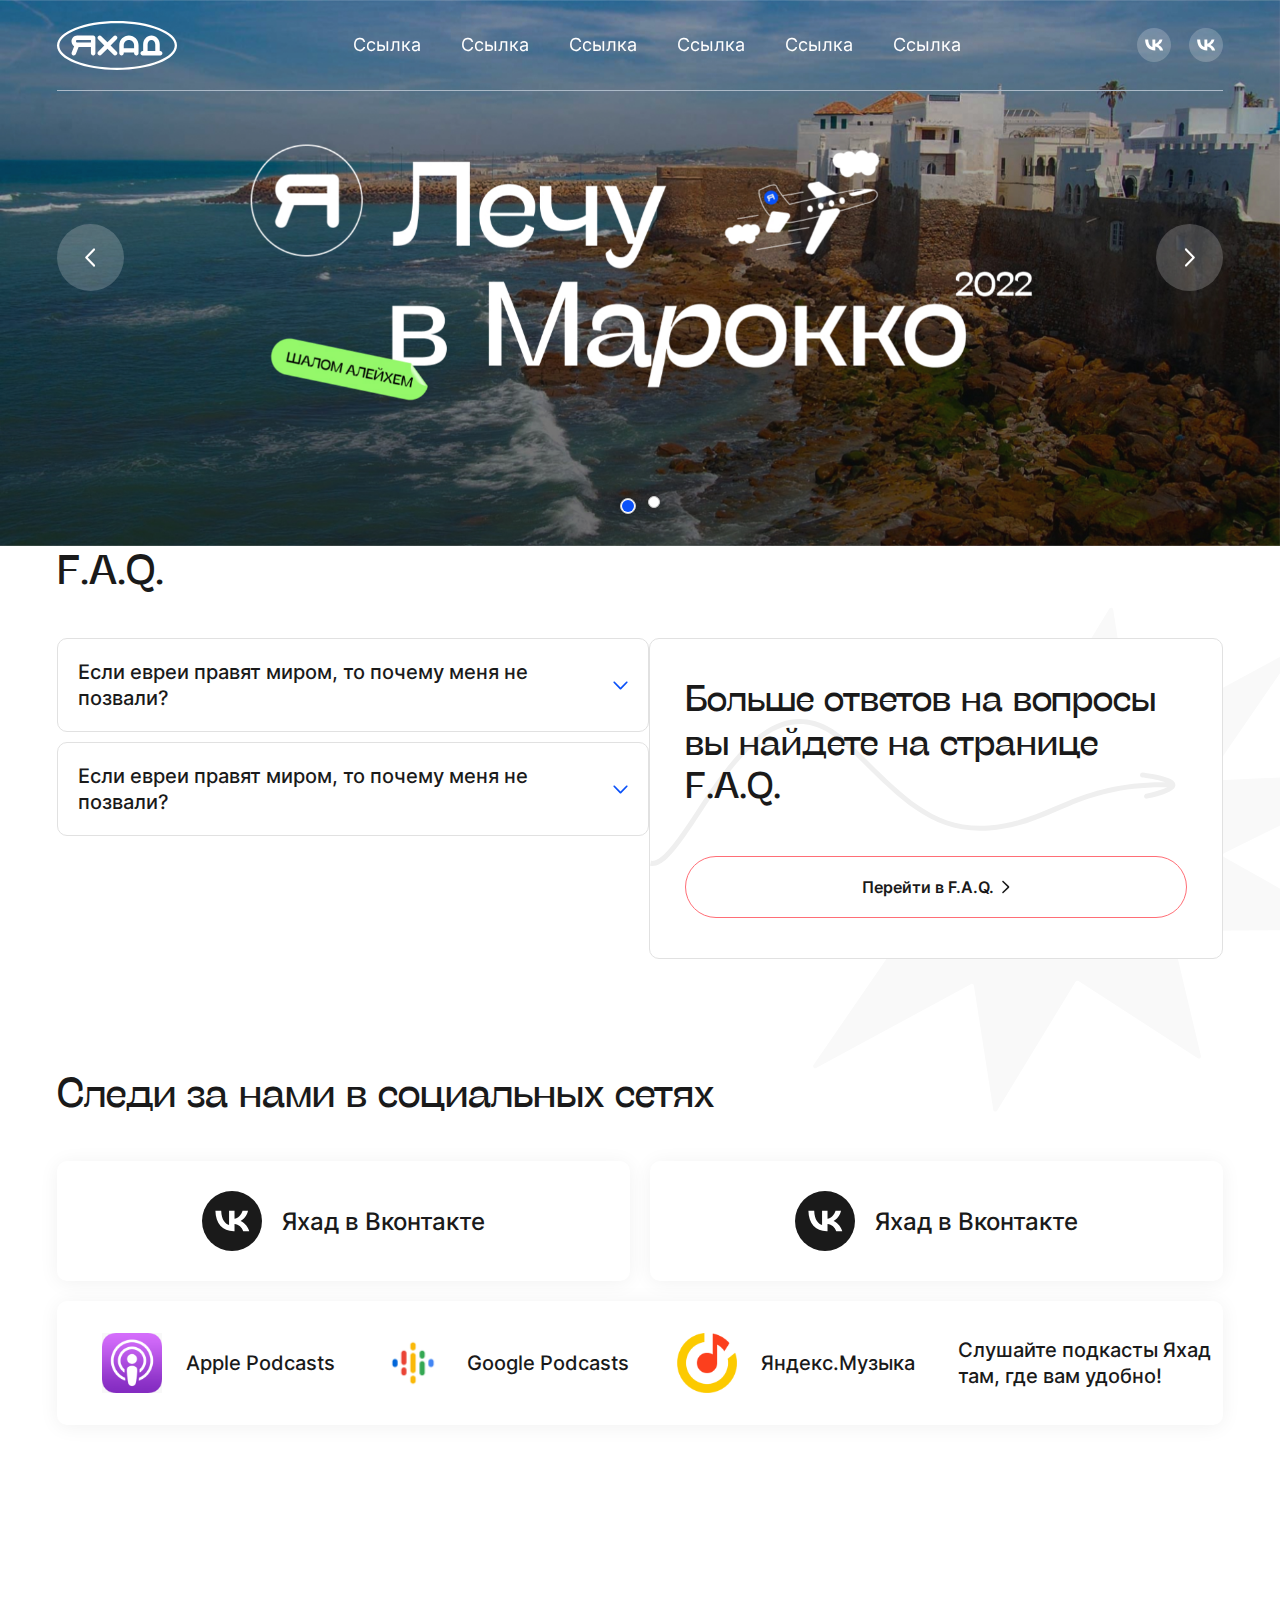
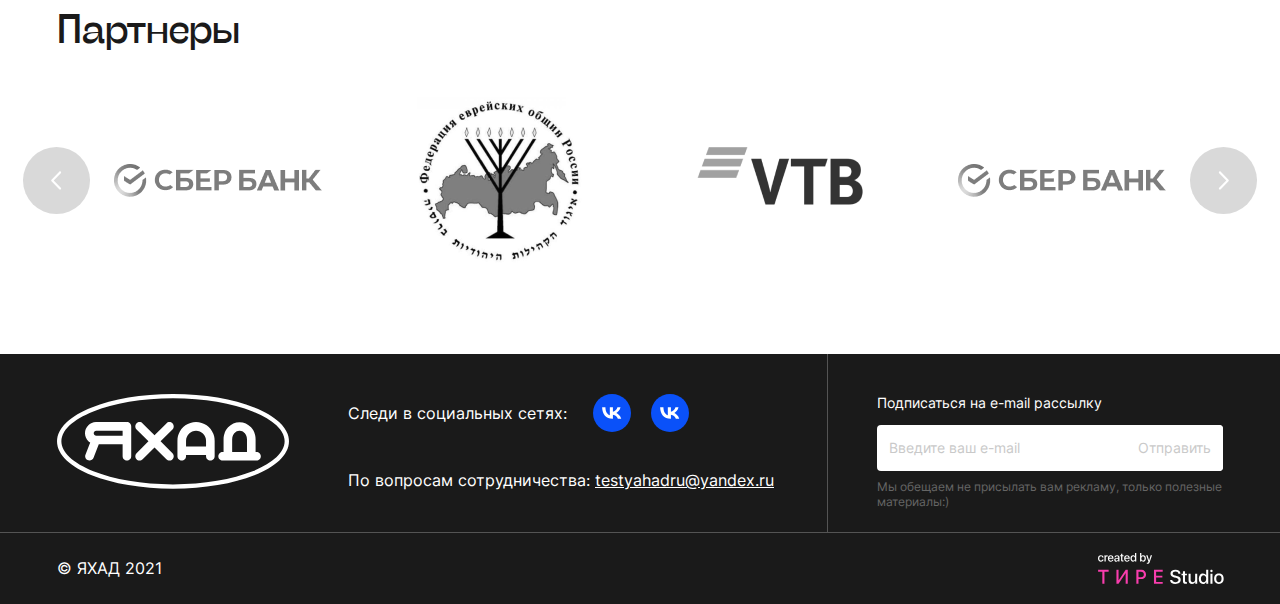
<file: index.html>
<meta name="viewport" content="width=device-width, initial-scale=1.0, maximum-scale=1.0, user-scalable=no"><!DOCTYPE html><html lang="en"><head><meta charset="utf-8"><title>Главная</title><meta name="description" content="Главная"><link href="app.be1a43619b18ce8994b1.css" rel="stylesheet"></head><body class="index-page"><header><div class="container"><div class="border-header"></div><a class="logo" href="#"><svg width="120" height="49" viewBox="0 0 120 49" fill="none" xmlns="http://www.w3.org/2000/svg"><path fill-rule="evenodd" clip-rule="evenodd" d="M79.3202 34.4559C78.7302 34.4559 78.1644 34.2223 77.7472 33.8065C77.33 33.3908 77.0956 32.8269 77.0956 32.2389V31.6098H66.7467V32.2389C66.7467 32.8269 66.5123 33.3908 66.0951 33.8065C65.6779 34.2223 65.112 34.4559 64.522 34.4559C63.932 34.4559 63.3662 34.2223 62.949 33.8065C62.5318 33.3908 62.2974 32.8269 62.2974 32.2389V24.1333C62.2974 18.8455 66.6147 14.5431 71.9214 14.5431C77.228 14.5431 81.547 18.846 81.547 24.1333V32.2389C81.547 32.5302 81.4893 32.8187 81.3774 33.0878C81.2655 33.3569 81.1014 33.6014 80.8946 33.8073C80.6878 34.0132 80.4424 34.1764 80.1722 34.2877C79.9021 34.399 79.6126 34.4561 79.3202 34.4559ZM77.0956 24.1333V27.176H66.7467V24.1333C66.7604 22.7747 67.3116 21.4763 68.2805 20.5204C69.2494 19.5645 70.5577 19.0283 71.9211 19.0283C73.2845 19.0283 74.5929 19.5645 75.5618 20.5204C76.5307 21.4763 77.0819 22.7747 77.0956 24.1333Z" fill="#0A51F9"></path><path d="M41.4891 34.0836C41.8547 34.3265 42.2844 34.4561 42.7238 34.4559C43.0173 34.4563 43.308 34.3987 43.579 34.2863C43.85 34.174 44.0959 34.0091 44.3025 33.8012L50.4378 27.6457L56.573 33.8012C56.7796 34.0091 57.0255 34.174 57.2965 34.2863C57.5675 34.3987 57.8582 34.4563 58.1517 34.4559C58.591 34.4558 59.0205 34.3262 59.386 34.0832C59.7515 33.8403 60.0366 33.4949 60.2054 33.0907C60.3742 32.6865 60.4191 32.2415 60.3345 31.8119C60.2499 31.3823 60.0395 30.9873 59.7299 30.6766L53.5733 24.4997L59.7299 18.3228C60.1457 17.9057 60.3781 17.341 60.3761 16.753C60.3741 16.165 60.1378 15.6019 59.7191 15.1876C59.3005 14.7732 58.7339 14.5416 58.1439 14.5436C57.5538 14.5456 56.9888 14.7811 56.573 15.1983L50.4378 21.3538L44.3025 15.1983C43.8867 14.7811 43.3217 14.5456 42.7317 14.5436C42.1416 14.5416 41.575 14.7732 41.1564 15.1876C40.7377 15.6019 40.5014 16.165 40.4994 16.753C40.4974 17.341 40.7298 17.9057 41.1456 18.3228L47.3022 24.4997L41.1456 30.6766C40.8358 30.9872 40.6252 31.3822 40.5404 31.8119C40.4556 32.2416 40.5005 32.6867 40.6693 33.091C40.8382 33.4953 41.1234 33.8407 41.4891 34.0836Z" fill="#0A51F9"></path><path fill-rule="evenodd" clip-rule="evenodd" d="M21.6055 26.0237H33.9368V32.2389C33.9368 32.8269 34.1712 33.3908 34.5884 33.8065C35.0056 34.2223 35.5714 34.4559 36.1614 34.4559C36.4536 34.4559 36.7429 34.3986 37.0128 34.2873C37.2828 34.1759 37.528 34.0126 37.7346 33.8067C37.9412 33.6008 38.1051 33.3564 38.2168 33.0874C38.3286 32.8184 38.3861 32.5301 38.386 32.2389V16.7606C38.386 16.1726 38.1517 15.6087 37.7345 15.1929C37.3173 14.7772 36.7514 14.5436 36.1614 14.5436C36.1056 14.5436 36.0501 14.5457 35.9948 14.5498C35.9469 14.5467 35.8988 14.5452 35.8505 14.5452H20.2985C20.2483 14.5478 20.1986 14.5478 20.1499 14.5478C18.6228 14.5692 17.1668 15.1942 16.1022 16.2854C15.0375 17.3766 14.4515 18.8445 14.4729 20.3663C14.4944 21.8881 15.1216 23.3391 16.2165 24.4001C16.5101 24.6845 16.8308 24.9346 17.1724 25.148L14.7098 31.4314C14.5782 31.7675 14.5308 32.1305 14.5718 32.489C14.6128 32.8474 14.7408 33.1905 14.9448 33.4885C15.1488 33.7865 15.4227 34.0304 15.7426 34.1992C16.0626 34.3679 16.419 34.4564 16.781 34.4569C17.2289 34.4569 17.6663 34.3222 18.0361 34.0705C18.406 33.8188 18.691 33.4617 18.8538 33.0459L21.6055 26.0237ZM20.3153 21.5909H33.9368V18.979H20.2787C19.9311 18.9839 19.5997 19.1261 19.3574 19.3744C19.1151 19.6228 18.9817 19.9569 18.9865 20.3032C18.9914 20.6496 19.1341 20.9798 19.3833 21.2213C19.6325 21.4628 19.9677 21.5957 20.3153 21.5909Z" fill="#0A51F9"></path><path fill-rule="evenodd" clip-rule="evenodd" d="M85.6654 34.4559H103.217C103.807 34.4559 104.373 34.2223 104.79 33.8065C105.208 33.3908 105.442 32.8269 105.442 32.2389C105.442 31.651 105.208 31.0871 104.79 30.6713C104.373 30.2556 103.807 30.022 103.217 30.022H102.728V23.3968C102.728 21.0807 101.89 18.8951 100.368 17.2415C98.7964 15.5337 96.6922 14.5947 94.4424 14.5947C92.1927 14.5947 90.0874 15.5347 88.5171 17.2415C86.9939 18.8961 86.1564 21.0817 86.1564 23.3968V30.022H85.6654C85.0754 30.022 84.5095 30.2556 84.0923 30.6713C83.6751 31.0871 83.4408 31.651 83.4408 32.2389C83.4408 32.8269 83.6751 33.3908 84.0923 33.8065C84.5095 34.2223 85.0754 34.4559 85.6654 34.4559ZM90.6056 30.022H98.2787V23.3968C98.2787 20.9889 96.5577 19.0296 94.4424 19.0296C92.3272 19.0296 90.6056 20.9889 90.6056 23.3968V30.022Z" fill="#0A51F9"></path><path fill-rule="evenodd" clip-rule="evenodd" d="M60 0C43.6362 0 28.7697 2.63176 17.9528 6.92707C12.5475 9.07345 8.09752 11.6572 4.98035 14.5837C1.86099 17.5123 0 20.8627 0 24.5C0 28.1373 1.86099 31.4877 4.98035 34.4163C8.09752 37.3428 12.5475 39.9265 17.9528 42.0729C28.7697 46.3682 43.6362 49 60 49C76.3638 49 91.2302 46.3682 102.047 42.0729C107.453 39.9265 111.902 37.3428 115.02 34.4163C118.139 31.4877 120 28.1373 120 24.5C120 20.8627 118.139 17.5123 115.02 14.5837C111.902 11.6572 107.453 9.07345 102.047 6.92707C91.2302 2.63176 76.3638 0 60 0ZM2.2508 24.5C2.2508 21.6815 3.68469 18.8817 6.52376 16.2164C9.36503 13.5489 13.537 11.095 18.7859 9.01075C29.2774 4.84471 43.8483 2.24302 60 2.24302C76.1517 2.24302 90.7226 4.84471 101.214 9.01075C106.463 11.095 110.635 13.5489 113.476 16.2164C116.315 18.8817 117.749 21.6815 117.749 24.5C117.749 27.3185 116.315 30.1183 113.476 32.7837C110.635 35.4511 106.463 37.905 101.214 39.9892C90.7226 44.1553 76.1517 46.757 60 46.757C43.8483 46.757 29.2774 44.1553 18.7859 39.9892C13.537 37.905 9.36503 35.4511 6.52376 32.7837C3.68469 30.1183 2.2508 27.3185 2.2508 24.5Z" fill="#0A51F9"></path></svg></a><div class="menu"><div class="burger"><svg width="42" height="37" viewBox="0 0 42 37" fill="none" xmlns="http://www.w3.org/2000/svg"><rect y="17" width="42" height="3" rx="1.5" fill="#0A51F9"></rect><rect width="42" height="3" rx="1.5" fill="#0A51F9"></rect><rect y="34" width="42" height="3" rx="1.5" fill="#0A51F9"></rect></svg><!--svg(width="32" height="32" viewBox="0 0 32 32" fill="none" xmlns="http://www.w3.org/2000/svg")--><!--  rect(x="0.121094" y="29.6985" width="42" height="3" rx="1.5" transform="rotate(-45 0.121094 29.6985)" fill="#0A51F9")--><!--  rect(x="2.12109" width="42" height="3" rx="1.5" transform="rotate(45 2.12109 0)" fill="#0A51F9")--></div><div class="menu-popup"><nav><ul><li><a href="#">Ссылка</a></li><li><a href="#">Ссылка</a></li><li><a href="#">Ссылка</a></li><li><a href="#">Ссылка</a></li><li><a href="#">Ссылка</a></li><li><a href="#">Ссылка</a></li></ul></nav><div class="social"><a href="/" target="_blank"><svg width="19" height="12" viewBox="0 0 19 12" fill="none" xmlns="http://www.w3.org/2000/svg"><path d="M9.9504 11.414C3.7845 11.414 0.267632 7.34942 0.121094 0.585938H3.20968C3.31113 5.55016 5.58806 7.65291 7.39161 8.08647V0.585938H10.2999V4.86731C12.081 4.68305 13.9519 2.73204 14.5832 0.585938H17.4914C17.0067 3.23063 14.9777 5.18164 13.5349 5.98372C14.9777 6.63405 17.2887 8.33576 18.1679 11.414H14.9665C14.2789 9.35462 12.5657 7.7613 10.2999 7.54452V11.414H9.9504Z" fill="white"></path></svg></a><a href="/" target="_blank"><svg width="19" height="12" viewBox="0 0 19 12" fill="none" xmlns="http://www.w3.org/2000/svg"><path d="M9.9504 11.414C3.7845 11.414 0.267632 7.34942 0.121094 0.585938H3.20968C3.31113 5.55016 5.58806 7.65291 7.39161 8.08647V0.585938H10.2999V4.86731C12.081 4.68305 13.9519 2.73204 14.5832 0.585938H17.4914C17.0067 3.23063 14.9777 5.18164 13.5349 5.98372C14.9777 6.63405 17.2887 8.33576 18.1679 11.414H14.9665C14.2789 9.35462 12.5657 7.7613 10.2999 7.54452V11.414H9.9504Z" fill="white"></path></svg></a></div></div></div><div class="social"><a href="/" target="_blank"><svg width="19" height="12" viewBox="0 0 19 12" fill="none" xmlns="http://www.w3.org/2000/svg"><path d="M9.9504 11.414C3.7845 11.414 0.267632 7.34942 0.121094 0.585938H3.20968C3.31113 5.55016 5.58806 7.65291 7.39161 8.08647V0.585938H10.2999V4.86731C12.081 4.68305 13.9519 2.73204 14.5832 0.585938H17.4914C17.0067 3.23063 14.9777 5.18164 13.5349 5.98372C14.9777 6.63405 17.2887 8.33576 18.1679 11.414H14.9665C14.2789 9.35462 12.5657 7.7613 10.2999 7.54452V11.414H9.9504Z" fill="white"></path></svg></a><a href="/" target="_blank"><svg width="19" height="12" viewBox="0 0 19 12" fill="none" xmlns="http://www.w3.org/2000/svg"><path d="M9.9504 11.414C3.7845 11.414 0.267632 7.34942 0.121094 0.585938H3.20968C3.31113 5.55016 5.58806 7.65291 7.39161 8.08647V0.585938H10.2999V4.86731C12.081 4.68305 13.9519 2.73204 14.5832 0.585938H17.4914C17.0067 3.23063 14.9777 5.18164 13.5349 5.98372C14.9777 6.63405 17.2887 8.33576 18.1679 11.414H14.9665C14.2789 9.35462 12.5657 7.7613 10.2999 7.54452V11.414H9.9504Z" fill="white"></path></svg></a></div></div></header><div class="content-wrapper"><div class="main-slider owl-carousel"><a class="slide" href="#"><picture><source media="(max-width: 828px)" srcset="./assets/img/slider-1-mobile.jpg"><img srcset="./assets/img/slider-1.jpg"></picture></a><a class="slide" href="#"><picture><source media="(max-width: 828px)" srcset="./assets/img/slider-1-mobile.jpg"><img srcset="./assets/img/slider-1.jpg"></picture></a></div><div class="faq faq-main container"><h2>F.A.Q.</h2><div class="faq-main-container"><div class="faq-main-left"><div class="faq-elem"><div class="faq-elem-head"><div class="faq-elem-head-text">Если евреи правят миром, то почему меня не позвали?</div><div class="faq-elem-arrow"><img src="./assets/img/faq-arrow.svg"></div></div><div class="faq-elem-body"><div class="faq-elem-text"><div class="faq-answer"><div class="faq-answer-title">Ответ:</div><div class="faq-answer-body"><div class="faq-answer-body-img"><img src="./assets/img/faq-answer.jpg"></div><div class="faq-answer-body-text"><div>Эфраим Колпак</div><div>руководитель отдела маркетинга.</div></div></div></div><p>Цель организации: возрождение, развитие и поддержание еврейского образа жизни молодежи, за счет образовательных и социальных проектов.Цель организации: возрождение, развитие и поддержание еврейского образа жизни молодежи, за счет образовательных и социальных</p><p>Цель организации: возрождение, развитие и поддержание еврейского образа жизни молодежи, за счет образовательных и социальных проектов.Цель организации. Цель организации: возрождение, развитие и поддержание<a href="#"> еврейского образа</a></p></div></div></div><div class="faq-elem"><div class="faq-elem-head"><div class="faq-elem-head-text">Если евреи правят миром, то почему меня не позвали?</div><div class="faq-elem-arrow"><img src="./assets/img/faq-arrow.svg"></div></div><div class="faq-elem-body"><div class="faq-elem-text"><p>Цель организации: возрождение, развитие и поддержание еврейского образа жизни молодежи, за счет образовательных и социальных проектов.Цель организации: возрождение, развитие и поддержание еврейского образа жизни молодежи, за счет образовательных и социальных</p><p>Цель организации: возрождение, развитие и поддержание еврейского образа жизни молодежи, за счет образовательных и социальных проектов.Цель организации. Цель организации: возрождение, развитие и поддержание<a href="#"> еврейского образа</a></p></div></div></div></div><div class="faq-main-right"><svg width="648" height="505" viewBox="0 0 648 505" fill="none" xmlns="http://www.w3.org/2000/svg"><path d="M656.892 168.911L499.89 246.181C498.47 246.791 498.484 248.581 499.53 249.652C499.626 249.751 499.741 249.829 499.862 249.897L622.475 318.986C624.288 319.901 623.572 322.649 621.646 322.731L449.575 323.984C448.345 323.938 447.347 324.995 447.715 326.103C447.761 326.242 447.815 326.379 447.849 326.521L476.929 449.016C477.323 450.881 475.349 452.271 473.846 451.29L354.506 373.905C353.754 373.415 352.203 373.742 351.714 374.494L273.054 503.719C272.076 505.224 269.708 504.75 269.315 502.885L249.863 378.458C249.612 377.268 248.223 376.318 247.132 377.015C247.033 377.078 246.936 377.145 246.833 377.201L92.0489 461.093C90.3193 462.107 88.2441 459.948 89.4669 458.067L174.222 334.697C175.2 333.192 174.186 331.459 172.57 331.475L2.69394 340.055C0.767599 340.137 -0.132631 337.406 1.90714 336.327L158.909 259.056C160.329 258.447 160.315 256.656 159.269 255.585C159.173 255.486 159.058 255.408 158.937 255.34L36.3239 186.252C34.511 185.336 35.227 182.588 37.1533 182.506L208.913 181.318C210.144 181.364 211.142 180.307 210.774 179.2C210.728 179.061 210.674 178.924 210.64 178.782L181.559 56.2865C181.166 54.4221 183.14 53.0318 184.643 54.013L303.983 131.397C304.735 131.888 306.285 131.561 306.774 130.808L385.435 1.5833C386.413 0.0785847 388.781 0.552733 389.174 2.41717L408.626 126.844C408.877 128.034 410.265 128.985 411.357 128.288C411.456 128.225 411.552 128.157 411.655 128.101L566.44 44.2097C568.169 43.1956 570.245 45.3543 569.022 47.2352L484.267 170.606C483.289 172.11 484.302 173.844 485.919 173.827L655.701 165.566C655.807 165.561 655.913 165.545 656.019 165.53C658.077 165.248 658.945 168.161 656.892 168.911Z" fill="#F9F9F9"></path></svg><div class="faq-main-right-body"><svg width="526" height="147" viewBox="0 0 526 147" fill="none" xmlns="http://www.w3.org/2000/svg"><path fill-rule="evenodd" clip-rule="evenodd" d="M0.0351562 146.708C5.94817 147.908 11.8222 144.458 17.377 139.242C23.0535 133.912 29.0873 126.082 35.4569 116.978C39.9949 110.492 44.7125 103.351 49.6367 95.8975L49.6368 95.8973C58.6759 82.2156 68.4113 67.4797 79.0115 53.803C95.3735 32.692 113.296 14.816 132.863 7.97617C142.571 4.58289 152.693 3.90291 163.318 6.91821C173.975 9.94246 185.298 16.7309 197.287 28.5375C201.242 32.4319 205.082 36.2459 208.827 39.9664L208.827 39.9665L208.827 39.9667C229.259 60.2624 246.888 77.7741 265.119 90.3725C286.85 105.389 309.571 113.539 339.174 111.494C365.402 109.682 385.341 101.231 406.209 92.3854C410.534 90.552 414.9 88.7018 419.369 86.8902C444.3 76.7851 473.02 67.5899 517.336 68.3365C516.297 68.8694 514.949 69.4596 513.224 70.0948C509.304 71.5383 503.751 73.1053 496.148 74.7815C494.774 75.0845 493.864 76.408 494.117 77.7375C494.369 79.0671 495.688 79.8992 497.063 79.5962C504.782 77.8944 510.595 76.2668 514.833 74.706C518.972 73.1817 521.952 71.6031 523.649 69.8228C524.543 68.885 525.223 67.7409 525.346 66.4135C525.47 65.0713 524.99 63.9275 524.32 63.0399C523.078 61.3941 520.862 60.1883 518.64 59.2659C514.038 57.3556 507.555 55.9409 502.371 55.0102C499.749 54.5395 497.404 54.1833 495.714 53.9447C494.869 53.8253 494.186 53.7351 493.713 53.6746C493.476 53.6443 493.291 53.6214 493.165 53.606L493.02 53.5885L492.982 53.5839L492.971 53.5827L492.968 53.5823C492.967 53.5822 492.967 53.5821 492.587 55.8786L492.967 53.5821C491.587 53.4208 490.287 54.3876 490.063 55.7417C489.839 57.0957 490.776 58.3242 492.155 58.4856L492.157 58.4858L492.164 58.4867L492.196 58.4905L492.328 58.5064C492.445 58.5208 492.62 58.5424 492.847 58.5715C493.301 58.6295 493.962 58.7167 494.783 58.8327C496.427 59.0648 498.707 59.4113 501.253 59.8683C505.868 60.6968 511.182 61.8593 515.165 63.3076C471.265 62.8916 442.425 72.1499 417.491 82.2563C412.887 84.1223 408.435 86.0075 404.059 87.8601L404.059 87.8603C383.234 96.6777 364.153 104.756 338.829 106.506C310.533 108.461 288.915 100.739 267.961 86.2591C250.129 73.9362 232.875 56.8005 212.425 36.4905L212.424 36.4902L212.423 36.4892C208.663 32.755 204.795 28.9135 200.796 24.9749C188.381 12.7492 176.353 5.41978 164.683 2.10816C152.983 -1.2124 141.805 -0.446245 131.213 3.25621C110.182 10.6078 91.5046 29.5218 75.0595 50.74C64.3639 64.5399 54.4005 79.6159 45.283 93.4118L45.2829 93.412L45.2828 93.4122C40.3927 100.812 35.7459 107.843 31.3601 114.111C25.0139 123.182 19.2278 130.646 13.9544 135.597C8.55915 140.663 4.35316 142.483 1.02999 141.808L0.0351562 146.708Z" fill="#EFEFEF"></path></svg><div class="faq-main-right-text">Больше ответов на вопросы вы найдете на странице F.A.Q.</div><a class="transparent-btn" href="#">Перейти в F.A.Q.<svg width="8" height="14" viewBox="0 0 8 14" fill="none" xmlns="http://www.w3.org/2000/svg"><path d="M0.399745 0.919421C0.0906986 1.22074 0.0906987 1.71753 0.399746 2.01885L5.50827 6.99966L0.399745 11.9805C0.0906982 12.2818 0.0906983 12.7786 0.399745 13.0799C0.697923 13.3706 1.17351 13.3706 1.47169 13.0799L7.06325 7.62812C7.41657 7.28364 7.41657 6.71568 7.06325 6.37119L1.47169 0.919421C1.17351 0.628698 0.697923 0.628698 0.399745 0.919421Z" fill="#1A1A1A"></path></svg></a></div></div></div></div><div class="socials-block container"><h2>Следи за нами в социальных сетях</h2><div class="socials-block-elems"><a class="socials-block-elem" href="#"><div class="social-block-icon"><svg width="85" height="85" viewBox="0 0 85 85" fill="none" xmlns="http://www.w3.org/2000/svg"><circle cx="42.5" cy="42.5" r="42.5" fill="#1A1A1A"></circle><path d="M45.1435 57C28.7438 57 19.3898 46.1141 19 28H27.2149C27.4847 41.2953 33.5408 46.9269 38.3378 48.0881V28H46.0732V39.4665C50.8103 38.973 55.7866 33.7477 57.4655 28H65.2008C63.9116 35.0831 58.515 40.3083 54.6774 42.4565C58.515 44.1982 64.6615 48.7558 67 57H58.485C56.6562 51.4845 52.0995 47.2172 46.0732 46.6366V57H45.1435Z" fill="white"></path></svg></div><div class="social-block-text">Яхад в Вконтакте</div></a><a class="socials-block-elem" href="#"><div class="social-block-icon"><svg width="85" height="85" viewBox="0 0 85 85" fill="none" xmlns="http://www.w3.org/2000/svg"><circle cx="42.5" cy="42.5" r="42.5" fill="#1A1A1A"></circle><path d="M45.1435 57C28.7438 57 19.3898 46.1141 19 28H27.2149C27.4847 41.2953 33.5408 46.9269 38.3378 48.0881V28H46.0732V39.4665C50.8103 38.973 55.7866 33.7477 57.4655 28H65.2008C63.9116 35.0831 58.515 40.3083 54.6774 42.4565C58.515 44.1982 64.6615 48.7558 67 57H58.485C56.6562 51.4845 52.0995 47.2172 46.0732 46.6366V57H45.1435Z" fill="white"></path></svg></div><div class="social-block-text">Яхад в Вконтакте</div></a><div class="socials-block-elem-big"><a class="socials-block-elem-small" href="#"><div class="social-block-icon"><img src="./assets/img/social-apple-podcast.png"></div><div class="social-block-text">Apple Podcasts</div></a><a class="socials-block-elem-small" href="#"><div class="social-block-icon"><img src="./assets/img/social-google-podcast.png"></div><div class="social-block-text">Google Podcasts</div></a><a class="socials-block-elem-small" href="#"><div class="social-block-icon"><img src="./assets/img/social-yandex-music.png"></div><div class="social-block-text">Яндекс.Музыка</div></a><div class="social-block-big-text">Слушайте подкасты Яхад там, где вам удобно!</div></div></div></div><div class="smile-block"><div class="smile-block-container"><div class="smile-left"><img src="./assets/img/smile.png"></div><div class="smile-right"><div class="smile-right-text"><div>Найти представителя</div><div>Яхад в твоем городе</div><a class="long-btn" href="">Искать представителя<svg width="8" height="14" viewBox="0 0 8 14" fill="none" xmlns="http://www.w3.org/2000/svg"><g clip-path="url(#clip0_547_266)"><path d="M0.899745 0.919543C0.590699 1.22086 0.590699 1.71765 0.899746 2.01897L6.00827 6.99978L0.899745 11.9806C0.590698 12.2819 0.590698 12.7787 0.899745 13.08C1.19792 13.3707 1.67351 13.3707 1.97169 13.08L7.56325 7.62824C7.91657 7.28376 7.91657 6.7158 7.56325 6.37132L1.97169 0.919543C1.67351 0.62882 1.19792 0.62882 0.899745 0.919543Z" fill="white"></path></g><defs><clipPath id="clip0_547_266"><rect width="8" height="13" fill="white" transform="translate(0 0.5)"></rect></clipPath></defs></svg></a><div class="smile-img-block"><img src="./assets/img/vector.png"><picture><source media="(max-width: 828px)" srcset="./assets/img/smile.png"><img srcset="./assets/img/smile-k.png"></picture></div></div></div></div></div><div class="container"><div class="partners-block"><h2>Партнеры</h2><div class="partner-slider owl-carousel"><a href="#"><img src="./assets/img/partners-1.png"></a><a href="#"><img src="./assets/img/partners-2.png"></a><div><img src="./assets/img/partners-3.png"></div><a href="#"><img src="./assets/img/partners-1.png"></a><a href="#"><img src="./assets/img/partners-2.png"></a><div><img src="./assets/img/partners-3.png"></div><a href="#"><img src="./assets/img/partners-1.png"></a><a href="#"><img src="./assets/img/partners-2.png"></a><div><img src="./assets/img/partners-3.png"></div></div></div></div></div><footer><div class="footer-top"><div class="container"><div class="footer-left"><a class="logo" href="#"><svg width="120" height="49" viewBox="0 0 120 49" fill="none" xmlns="http://www.w3.org/2000/svg"><path fill-rule="evenodd" clip-rule="evenodd" d="M79.3202 34.4559C78.7302 34.4559 78.1644 34.2223 77.7472 33.8065C77.33 33.3908 77.0956 32.8269 77.0956 32.2389V31.6098H66.7467V32.2389C66.7467 32.8269 66.5123 33.3908 66.0951 33.8065C65.6779 34.2223 65.112 34.4559 64.522 34.4559C63.932 34.4559 63.3662 34.2223 62.949 33.8065C62.5318 33.3908 62.2974 32.8269 62.2974 32.2389V24.1333C62.2974 18.8455 66.6147 14.5431 71.9214 14.5431C77.228 14.5431 81.547 18.846 81.547 24.1333V32.2389C81.547 32.5302 81.4893 32.8187 81.3774 33.0878C81.2655 33.3569 81.1014 33.6014 80.8946 33.8073C80.6878 34.0132 80.4424 34.1764 80.1722 34.2877C79.9021 34.399 79.6126 34.4561 79.3202 34.4559ZM77.0956 24.1333V27.176H66.7467V24.1333C66.7604 22.7747 67.3116 21.4763 68.2805 20.5204C69.2494 19.5645 70.5577 19.0283 71.9211 19.0283C73.2845 19.0283 74.5929 19.5645 75.5618 20.5204C76.5307 21.4763 77.0819 22.7747 77.0956 24.1333Z" fill="white"></path><path d="M41.4891 34.0836C41.8547 34.3265 42.2844 34.4561 42.7238 34.4559C43.0173 34.4563 43.308 34.3987 43.579 34.2863C43.85 34.174 44.0959 34.0091 44.3025 33.8012L50.4378 27.6457L56.573 33.8012C56.7796 34.0091 57.0255 34.174 57.2965 34.2863C57.5675 34.3987 57.8582 34.4563 58.1517 34.4559C58.591 34.4558 59.0205 34.3262 59.386 34.0832C59.7515 33.8403 60.0366 33.4949 60.2054 33.0907C60.3742 32.6865 60.4191 32.2415 60.3345 31.8119C60.2499 31.3823 60.0395 30.9873 59.7299 30.6766L53.5733 24.4997L59.7299 18.3228C60.1457 17.9057 60.3781 17.341 60.3761 16.753C60.3741 16.165 60.1378 15.6019 59.7191 15.1876C59.3005 14.7732 58.7339 14.5416 58.1439 14.5436C57.5538 14.5456 56.9888 14.7811 56.573 15.1983L50.4378 21.3538L44.3025 15.1983C43.8867 14.7811 43.3217 14.5456 42.7317 14.5436C42.1416 14.5416 41.575 14.7732 41.1564 15.1876C40.7377 15.6019 40.5014 16.165 40.4994 16.753C40.4974 17.341 40.7298 17.9057 41.1456 18.3228L47.3022 24.4997L41.1456 30.6766C40.8358 30.9872 40.6252 31.3822 40.5404 31.8119C40.4556 32.2416 40.5005 32.6867 40.6693 33.091C40.8382 33.4953 41.1234 33.8407 41.4891 34.0836Z" fill="white"></path><path fill-rule="evenodd" clip-rule="evenodd" d="M21.6055 26.0237H33.9368V32.2389C33.9368 32.8269 34.1712 33.3908 34.5884 33.8065C35.0056 34.2223 35.5714 34.4559 36.1614 34.4559C36.4536 34.4559 36.7429 34.3986 37.0128 34.2873C37.2828 34.1759 37.528 34.0126 37.7346 33.8067C37.9412 33.6008 38.1051 33.3564 38.2168 33.0874C38.3286 32.8184 38.3861 32.5301 38.386 32.2389V16.7606C38.386 16.1726 38.1517 15.6087 37.7345 15.1929C37.3173 14.7772 36.7514 14.5436 36.1614 14.5436C36.1056 14.5436 36.0501 14.5457 35.9948 14.5498C35.9469 14.5467 35.8988 14.5452 35.8505 14.5452H20.2985C20.2483 14.5478 20.1986 14.5478 20.1499 14.5478C18.6228 14.5692 17.1668 15.1942 16.1022 16.2854C15.0375 17.3766 14.4515 18.8445 14.4729 20.3663C14.4944 21.8881 15.1216 23.3391 16.2165 24.4001C16.5101 24.6845 16.8308 24.9346 17.1724 25.148L14.7098 31.4314C14.5782 31.7675 14.5308 32.1305 14.5718 32.489C14.6128 32.8474 14.7408 33.1905 14.9448 33.4885C15.1488 33.7865 15.4227 34.0304 15.7426 34.1992C16.0626 34.3679 16.419 34.4564 16.781 34.4569C17.2289 34.4569 17.6663 34.3222 18.0361 34.0705C18.406 33.8188 18.691 33.4617 18.8538 33.0459L21.6055 26.0237ZM20.3153 21.5909H33.9368V18.979H20.2787C19.9311 18.9839 19.5997 19.1261 19.3574 19.3744C19.1151 19.6228 18.9817 19.9569 18.9865 20.3032C18.9914 20.6496 19.1341 20.9798 19.3833 21.2213C19.6325 21.4628 19.9677 21.5957 20.3153 21.5909Z" fill="white"></path><path fill-rule="evenodd" clip-rule="evenodd" d="M85.6654 34.4559H103.217C103.807 34.4559 104.373 34.2223 104.79 33.8065C105.208 33.3908 105.442 32.8269 105.442 32.2389C105.442 31.651 105.208 31.0871 104.79 30.6713C104.373 30.2556 103.807 30.022 103.217 30.022H102.728V23.3968C102.728 21.0807 101.89 18.8951 100.368 17.2415C98.7964 15.5337 96.6922 14.5947 94.4424 14.5947C92.1927 14.5947 90.0874 15.5347 88.5171 17.2415C86.9939 18.8961 86.1564 21.0817 86.1564 23.3968V30.022H85.6654C85.0754 30.022 84.5095 30.2556 84.0923 30.6713C83.6751 31.0871 83.4408 31.651 83.4408 32.2389C83.4408 32.8269 83.6751 33.3908 84.0923 33.8065C84.5095 34.2223 85.0754 34.4559 85.6654 34.4559ZM90.6056 30.022H98.2787V23.3968C98.2787 20.9889 96.5577 19.0296 94.4424 19.0296C92.3272 19.0296 90.6056 20.9889 90.6056 23.3968V30.022Z" fill="white"></path><path fill-rule="evenodd" clip-rule="evenodd" d="M60 0C43.6362 0 28.7697 2.63176 17.9528 6.92707C12.5475 9.07345 8.09752 11.6572 4.98035 14.5837C1.86099 17.5123 0 20.8627 0 24.5C0 28.1373 1.86099 31.4877 4.98035 34.4163C8.09752 37.3428 12.5475 39.9265 17.9528 42.0729C28.7697 46.3682 43.6362 49 60 49C76.3638 49 91.2302 46.3682 102.047 42.0729C107.453 39.9265 111.902 37.3428 115.02 34.4163C118.139 31.4877 120 28.1373 120 24.5C120 20.8627 118.139 17.5123 115.02 14.5837C111.902 11.6572 107.453 9.07345 102.047 6.92707C91.2302 2.63176 76.3638 0 60 0ZM2.2508 24.5C2.2508 21.6815 3.68469 18.8817 6.52376 16.2164C9.36503 13.5489 13.537 11.095 18.7859 9.01075C29.2774 4.84471 43.8483 2.24302 60 2.24302C76.1517 2.24302 90.7226 4.84471 101.214 9.01075C106.463 11.095 110.635 13.5489 113.476 16.2164C116.315 18.8817 117.749 21.6815 117.749 24.5C117.749 27.3185 116.315 30.1183 113.476 32.7837C110.635 35.4511 106.463 37.905 101.214 39.9892C90.7226 44.1553 76.1517 46.757 60 46.757C43.8483 46.757 29.2774 44.1553 18.7859 39.9892C13.537 37.905 9.36503 35.4511 6.52376 32.7837C3.68469 30.1183 2.2508 27.3185 2.2508 24.5Z" fill="white"></path></svg></a><div class="footer-content"><div class="footer-social"><span>Следи в социальных сетях:</span><div><a href="/" target="_blank"><svg width="19" height="12" viewBox="0 0 19 12" fill="none" xmlns="http://www.w3.org/2000/svg"><path d="M9.9504 11.414C3.7845 11.414 0.267632 7.34942 0.121094 0.585938H3.20968C3.31113 5.55016 5.58806 7.65291 7.39161 8.08647V0.585938H10.2999V4.86731C12.081 4.68305 13.9519 2.73204 14.5832 0.585938H17.4914C17.0067 3.23063 14.9777 5.18164 13.5349 5.98372C14.9777 6.63405 17.2887 8.33576 18.1679 11.414H14.9665C14.2789 9.35462 12.5657 7.7613 10.2999 7.54452V11.414H9.9504Z" fill="white"></path></svg></a><a href="/" target="_blank"><svg width="19" height="12" viewBox="0 0 19 12" fill="none" xmlns="http://www.w3.org/2000/svg"><path d="M9.9504 11.414C3.7845 11.414 0.267632 7.34942 0.121094 0.585938H3.20968C3.31113 5.55016 5.58806 7.65291 7.39161 8.08647V0.585938H10.2999V4.86731C12.081 4.68305 13.9519 2.73204 14.5832 0.585938H17.4914C17.0067 3.23063 14.9777 5.18164 13.5349 5.98372C14.9777 6.63405 17.2887 8.33576 18.1679 11.414H14.9665C14.2789 9.35462 12.5657 7.7613 10.2999 7.54452V11.414H9.9504Z" fill="white"></path></svg></a></div></div><div class="footer-content-mail">По вопросам сотрудничества:&nbsp;<a href="mailto:testyahadru@yandex.ru">testyahadru@yandex.ru</a></div></div></div><div class="footer-right"><form><label>Подписаться на e-mail рассылку</label><div><input type="text" placeholder="Введите ваш e-mail"><button type="submit">Отправить</button></div><div class="subscribe-text">Мы обещаем не присылать вам рекламу, только полезные материалы:)</div></form></div></div></div><div class="footer-bottom"><div class="container"><div class="copyright">© ЯХАД 2021</div><a href="#" target="_blank"><svg width="126" height="31" viewBox="0 0 126 31" fill="none" xmlns="http://www.w3.org/2000/svg"><path d="M6.45348 30.7691H4.31973V18.7291H0.109375V16.8701H10.6543V18.7291H6.45348V30.7691Z" fill="#F83DAD"></path><path d="M27.6615 30.7691V20.3087H27.5186L20.5172 30.7691H18.4406V16.8701H20.5553V27.3594H20.6982L27.6996 16.8701H29.7762V30.7691H27.6615Z" fill="#F83DAD"></path><path d="M38.3531 16.8701H43.5065C44.8401 16.8701 45.926 17.2939 46.7643 18.1415C47.6089 18.9892 48.0312 20.0872 48.0312 21.4357C48.0312 22.7906 47.6026 23.895 46.7452 24.7491C45.8943 25.5967 44.7925 26.0205 43.4398 26.0205H40.4869V30.7691H38.3531V16.8701ZM40.4869 18.6906V24.2097H42.935C43.8621 24.2097 44.5797 23.9689 45.0878 23.4873C45.5958 23.0057 45.8498 22.325 45.8498 21.4453C45.8498 20.572 45.5958 19.8946 45.0878 19.413C44.5861 18.9314 43.8717 18.6906 42.9445 18.6906H40.4869Z" fill="#F83DAD"></path><path d="M64.705 28.9005V30.7691H55.9795V16.8701H64.705V18.7291H58.1132V22.7938H64.3525V24.5853H58.1132V28.9005H64.705Z" fill="#F83DAD"></path><path d="M72.1406 26.8967H74.2458C74.322 27.5838 74.6618 28.1361 75.2651 28.5534C75.8683 28.9708 76.624 29.1795 77.5322 29.1795C78.3958 29.1795 79.1071 28.9773 79.6659 28.5727C80.2311 28.1682 80.5137 27.6545 80.5137 27.0316C80.5137 26.4922 80.3137 26.0523 79.9136 25.712C79.5135 25.3653 78.8689 25.0827 77.9799 24.8644L76.1986 24.431C74.9348 24.1227 74.0013 23.6636 73.398 23.0536C72.8011 22.4436 72.5026 21.6537 72.5026 20.6841C72.5026 19.4897 72.9662 18.5169 73.8934 17.7656C74.8269 17.0143 76.0303 16.6387 77.5036 16.6387C78.9515 16.6387 80.1327 17.0143 81.0471 17.7656C81.9616 18.5105 82.4347 19.4833 82.4665 20.6841H80.3899C80.3264 19.997 80.0311 19.4544 79.504 19.0563C78.9832 18.6582 78.3069 18.4591 77.475 18.4591C76.6495 18.4591 75.9763 18.6518 75.4556 19.037C74.9412 19.4223 74.684 19.9232 74.684 20.5396C74.684 21.0276 74.8777 21.429 75.2651 21.7436C75.6524 22.0518 76.2907 22.3183 77.1797 22.5431L78.6943 22.9187C80.1041 23.2526 81.1202 23.7246 81.7425 24.3346C82.3712 24.9382 82.6856 25.7505 82.6856 26.7715C82.6856 28.0686 82.2093 29.0993 81.2567 29.8634C80.3041 30.6211 79.0118 31 77.3798 31C75.8493 31 74.6078 30.6307 73.6552 29.8923C72.709 29.1474 72.2041 28.1489 72.1406 26.8967Z" fill="white"></path><path d="M84.9527 18.2376H87.0198V20.6359H88.9249V22.283H87.0198V27.8696C87.0198 28.3062 87.1182 28.6273 87.315 28.8328C87.5119 29.0383 87.8199 29.141 88.239 29.141C88.5439 29.141 88.7693 29.1249 88.9154 29.0928V30.7399C88.6613 30.8041 88.2803 30.8362 87.7723 30.8362C86.7626 30.8362 86.0386 30.6275 85.6004 30.2101C85.1686 29.7863 84.9527 29.0832 84.9527 28.1007V22.283H83.4952V20.6359H84.9527V18.2376Z" fill="white"></path><path d="M99.2126 20.6359V30.7688H97.2408V29.0543H97.1932C96.6153 30.3193 95.5802 30.9518 94.0878 30.9518C92.9955 30.9518 92.135 30.6179 91.5064 29.9501C90.884 29.2758 90.5728 28.3576 90.5728 27.1953V20.6359H92.6304V26.7908C92.6304 27.5678 92.8114 28.1585 93.1733 28.5631C93.5353 28.9612 94.0688 29.1603 94.7737 29.1603C95.5103 29.1603 96.0914 28.9227 96.5169 28.4475C96.9423 27.9723 97.1551 27.3366 97.1551 26.5404V20.6359H99.2126Z" fill="white"></path><path d="M105.014 30.9422C103.744 30.9422 102.724 30.467 101.956 29.5166C101.188 28.5663 100.803 27.2949 100.803 25.7024C100.803 24.1099 101.184 22.8417 101.947 21.8977C102.715 20.9474 103.731 20.4722 104.995 20.4722C105.7 20.4722 106.328 20.6392 106.881 20.9731C107.433 21.3006 107.852 21.75 108.138 22.3215H108.176V16.8698H110.243V30.7688H108.243V29.0447H108.205C107.906 29.6354 107.478 30.101 106.919 30.4413C106.366 30.7752 105.731 30.9422 105.014 30.9422ZM105.557 22.2252C104.744 22.2252 104.099 22.5399 103.623 23.1692C103.147 23.792 102.909 24.6364 102.909 25.7024C102.909 26.7747 103.147 27.6224 103.623 28.2452C104.099 28.8681 104.744 29.1795 105.557 29.1795C106.351 29.1795 106.989 28.8649 107.471 28.2356C107.954 27.5999 108.195 26.7555 108.195 25.7024C108.195 24.6557 107.954 23.8145 107.471 23.1788C106.989 22.5431 106.351 22.2252 105.557 22.2252Z" fill="white"></path><path d="M112.425 30.7688V20.6359H114.482V30.7688H112.425ZM114.301 18.8059C114.066 19.037 113.784 19.1526 113.454 19.1526C113.123 19.1526 112.841 19.037 112.606 18.8059C112.377 18.5747 112.263 18.2954 112.263 17.9679C112.263 17.634 112.377 17.3514 112.606 17.1203C112.841 16.8891 113.123 16.7735 113.454 16.7735C113.79 16.7735 114.073 16.8891 114.301 17.1203C114.536 17.3514 114.654 17.634 114.654 17.9679C114.654 18.2954 114.536 18.5747 114.301 18.8059Z" fill="white"></path><path d="M124.351 29.5552C123.487 30.4927 122.335 30.9614 120.893 30.9614C119.452 30.9614 118.299 30.4927 117.435 29.5552C116.572 28.6112 116.14 27.327 116.14 25.7024C116.14 24.0842 116.572 22.8064 117.435 21.8688C118.299 20.9249 119.452 20.4529 120.893 20.4529C122.335 20.4529 123.487 20.9249 124.351 21.8688C125.215 22.8064 125.646 24.0842 125.646 25.7024C125.646 27.327 125.215 28.6112 124.351 29.5552ZM120.893 29.2469C121.712 29.2469 122.36 28.9355 122.836 28.3126C123.313 27.6898 123.551 26.8197 123.551 25.7024C123.551 24.5915 123.309 23.7246 122.827 23.1017C122.351 22.4789 121.706 22.1674 120.893 22.1674C120.08 22.1674 119.432 22.4789 118.95 23.1017C118.474 23.7246 118.235 24.5915 118.235 25.7024C118.235 26.8197 118.474 27.6898 118.95 28.3126C119.432 28.9355 120.08 29.2469 120.893 29.2469Z" fill="white"></path><path d="M5.56641 4.46135H4.35938C4.29297 4.10981 4.13281 3.82345 3.87891 3.60226C3.62891 3.38106 3.30664 3.27047 2.91211 3.27047C2.41992 3.27047 2.02539 3.46599 1.72852 3.85702C1.43555 4.2441 1.28906 4.76943 1.28906 5.43301C1.28906 6.10843 1.43555 6.63771 1.72852 7.02084C2.02539 7.40398 2.42383 7.59554 2.92383 7.59554C3.31055 7.59554 3.62695 7.49482 3.87305 7.29338C4.12305 7.08799 4.28516 6.8036 4.35938 6.44022H5.57812C5.51172 7.10774 5.23438 7.64689 4.74609 8.05768C4.26172 8.46451 3.65039 8.66793 2.91211 8.66793C2.02539 8.66793 1.31836 8.37959 0.791016 7.80291C0.263672 7.22228 0 6.43232 0 5.43301C0 4.44555 0.263672 3.6615 0.791016 3.08088C1.31836 2.4963 2.02148 2.20401 2.90039 2.20401C3.66602 2.20401 4.28711 2.42125 4.76367 2.85574C5.24023 3.28627 5.50781 3.82147 5.56641 4.46135Z" fill="white"></path><path d="M6.47461 8.54943V2.31658H7.68164V3.37711H7.71094C7.8125 3.01373 7.99414 2.72934 8.25586 2.52395C8.51758 2.31856 8.83008 2.21586 9.19336 2.21586C9.31445 2.21586 9.45898 2.23166 9.62695 2.26326V3.45414C9.51367 3.40674 9.32422 3.38304 9.05859 3.38304C8.65234 3.38304 8.33008 3.51141 8.0918 3.76815C7.85742 4.02489 7.74023 4.37445 7.74023 4.81683V8.54943H6.47461Z" fill="white"></path><path d="M13.793 3.6852C13.5156 3.38501 13.1582 3.23492 12.7207 3.23492C12.2832 3.23492 11.9199 3.38699 11.6309 3.69113C11.3418 3.99131 11.1816 4.38037 11.1504 4.8583H14.2324C14.2168 4.37642 14.0703 3.98539 13.793 3.6852ZM14.2266 6.71868H15.4277C15.3379 7.29141 15.0488 7.75946 14.5605 8.12285C14.0723 8.48623 13.4766 8.66793 12.7734 8.66793C11.8711 8.66793 11.1602 8.38156 10.6406 7.80884C10.125 7.23216 9.86719 6.45009 9.86719 5.46263C9.86719 4.48307 10.125 3.69508 10.6406 3.09865C11.1602 2.50222 11.8535 2.20401 12.7207 2.20401C13.5723 2.20401 14.248 2.48642 14.748 3.05125C15.248 3.61213 15.498 4.36655 15.498 5.31451V5.75294H11.1445V5.82997C11.1445 6.37504 11.2949 6.8115 11.5957 7.13934C11.8965 7.46717 12.2988 7.63109 12.8027 7.63109C13.1582 7.63109 13.4629 7.54815 13.7168 7.38225C13.9707 7.21636 14.1406 6.99517 14.2266 6.71868Z" fill="white"></path><path d="M18.6387 7.64294C19.084 7.64294 19.457 7.50667 19.7578 7.23413C20.0625 6.95764 20.2148 6.61796 20.2148 6.21508V5.72332L18.6973 5.81812C18.3184 5.84576 18.0254 5.94056 17.8184 6.1025C17.6152 6.2605 17.5137 6.47379 17.5137 6.74238C17.5137 7.01492 17.6152 7.23413 17.8184 7.40003C18.0254 7.56197 18.2988 7.64294 18.6387 7.64294ZM18.2871 8.65608C17.6816 8.65608 17.1875 8.48228 16.8047 8.1347C16.4258 7.78711 16.2363 7.33485 16.2363 6.77793C16.2363 6.23285 16.4355 5.80034 16.834 5.4804C17.2324 5.15652 17.7969 4.97482 18.5273 4.93533L20.2148 4.83461V4.3547C20.2148 4.00711 20.1055 3.73655 19.8867 3.54301C19.668 3.34552 19.3652 3.24677 18.9785 3.24677C18.6191 3.24677 18.3262 3.32774 18.0996 3.48968C17.877 3.65163 17.7363 3.87479 17.6777 4.15918H16.4824C16.5176 3.58251 16.7637 3.11247 17.2207 2.74909C17.6777 2.3857 18.2793 2.20401 19.0254 2.20401C19.7715 2.20401 20.3652 2.38965 20.8066 2.76094C21.252 3.13222 21.4746 3.6299 21.4746 4.25398V8.54943H20.2617V7.52445H20.2324C20.0566 7.86808 19.7891 8.1426 19.4297 8.34799C19.0742 8.55338 18.6934 8.65608 18.2871 8.65608Z" fill="white"></path><path d="M23.0742 0.841316H24.3457V2.31658H25.5176V3.32972H24.3457V6.76608C24.3457 7.03467 24.4062 7.23216 24.5273 7.35855C24.6484 7.48495 24.8379 7.54815 25.0957 7.54815C25.2832 7.54815 25.4219 7.53827 25.5117 7.51852V8.53166C25.3555 8.57115 25.1211 8.5909 24.8086 8.5909C24.1875 8.5909 23.7422 8.46253 23.4727 8.20579C23.207 7.94511 23.0742 7.5126 23.0742 6.90827V3.32972H22.1777V2.31658H23.0742V0.841316Z" fill="white"></path><path d="M30.0586 3.6852C29.7812 3.38501 29.4238 3.23492 28.9863 3.23492C28.5488 3.23492 28.1855 3.38699 27.8965 3.69113C27.6074 3.99131 27.4473 4.38037 27.416 4.8583H30.498C30.4824 4.37642 30.3359 3.98539 30.0586 3.6852ZM30.4922 6.71868H31.6934C31.6035 7.29141 31.3145 7.75946 30.8262 8.12285C30.3379 8.48623 29.7422 8.66793 29.0391 8.66793C28.1367 8.66793 27.4258 8.38156 26.9062 7.80884C26.3906 7.23216 26.1328 6.45009 26.1328 5.46263C26.1328 4.48307 26.3906 3.69508 26.9062 3.09865C27.4258 2.50222 28.1191 2.20401 28.9863 2.20401C29.8379 2.20401 30.5137 2.48642 31.0137 3.05125C31.5137 3.61213 31.7637 4.36655 31.7637 5.31451V5.75294H27.4102V5.82997C27.4102 6.37504 27.5605 6.8115 27.8613 7.13934C28.1621 7.46717 28.5645 7.63109 29.0684 7.63109C29.4238 7.63109 29.7285 7.54815 29.9824 7.38225C30.2363 7.21636 30.4062 6.99517 30.4922 6.71868Z" fill="white"></path><path d="M35.0625 8.65608C34.2812 8.65608 33.6543 8.36379 33.1816 7.77921C32.709 7.19464 32.4727 6.41257 32.4727 5.43301C32.4727 4.45345 32.707 3.67335 33.1758 3.09273C33.6484 2.50815 34.2734 2.21586 35.0508 2.21586C35.4844 2.21586 35.8711 2.31856 36.2109 2.52395C36.5508 2.72539 36.8086 3.00188 36.9844 3.35342H37.0078V0H38.2793V8.54943H37.0488V7.4889H37.0254C36.8418 7.85228 36.5781 8.13865 36.2344 8.34799C35.8945 8.55338 35.5039 8.65608 35.0625 8.65608ZM35.3965 3.29417C34.8965 3.29417 34.5 3.48771 34.207 3.87479C33.9141 4.25793 33.7676 4.77733 33.7676 5.43301C33.7676 6.09263 33.9141 6.61401 34.207 6.99714C34.5 7.38028 34.8965 7.57185 35.3965 7.57185C35.8848 7.57185 36.2773 7.3783 36.5742 6.99122C36.8711 6.60018 37.0195 6.08078 37.0195 5.43301C37.0195 4.78918 36.8711 4.27175 36.5742 3.88072C36.2773 3.48968 35.8848 3.29417 35.3965 3.29417Z" fill="white"></path><path d="M45.2988 8.65608C44.8535 8.65608 44.4609 8.55338 44.1211 8.34799C43.7812 8.1426 43.5137 7.85623 43.3184 7.4889H43.2949V8.54943H42.0645V0H43.3301V3.37711H43.3594C43.5469 3.01373 43.8086 2.72934 44.1445 2.52395C44.4844 2.31856 44.8711 2.21586 45.3047 2.21586C46.082 2.21586 46.7031 2.50617 47.168 3.0868C47.6367 3.66743 47.8711 4.4495 47.8711 5.43301C47.8711 6.42047 47.6387 7.20451 47.1738 7.78514C46.709 8.36576 46.084 8.65608 45.2988 8.65608ZM44.959 3.29417C44.4746 3.29417 44.0801 3.49166 43.7754 3.88664C43.4746 4.27768 43.3242 4.79313 43.3242 5.43301C43.3242 6.07683 43.4746 6.59426 43.7754 6.98529C44.0801 7.37633 44.4746 7.57185 44.959 7.57185C45.4551 7.57185 45.8477 7.38028 46.1367 6.99714C46.4258 6.61401 46.5703 6.09263 46.5703 5.43301C46.5703 4.77733 46.4258 4.25793 46.1367 3.87479C45.8477 3.48771 45.4551 3.29417 44.959 3.29417Z" fill="white"></path><path d="M49.3066 10.8719C49.0684 10.8719 48.8965 10.8621 48.791 10.8423V9.80548C48.8535 9.82128 48.9902 9.82918 49.2012 9.82918C49.498 9.82918 49.7305 9.76006 49.8984 9.62181C50.0664 9.48752 50.1992 9.2604 50.2969 8.94046C50.2969 8.93651 50.3164 8.87134 50.3555 8.74495L50.4082 8.55536L48.1816 2.31658H49.5527L51.1172 7.38818H51.1348L52.6992 2.31658H54.0352L51.7207 8.87529C51.459 9.62971 51.1523 10.1511 50.8008 10.4394C50.4492 10.7278 49.9512 10.8719 49.3066 10.8719Z" fill="white"></path></svg></a></div></div></footer><script type="text/javascript" src="./assets/js/vendors.be1a43619b18ce8994b1.js"></script><script type="text/javascript" src="./assets/js/app.be1a43619b18ce8994b1.js"></script></body></html>
</file>
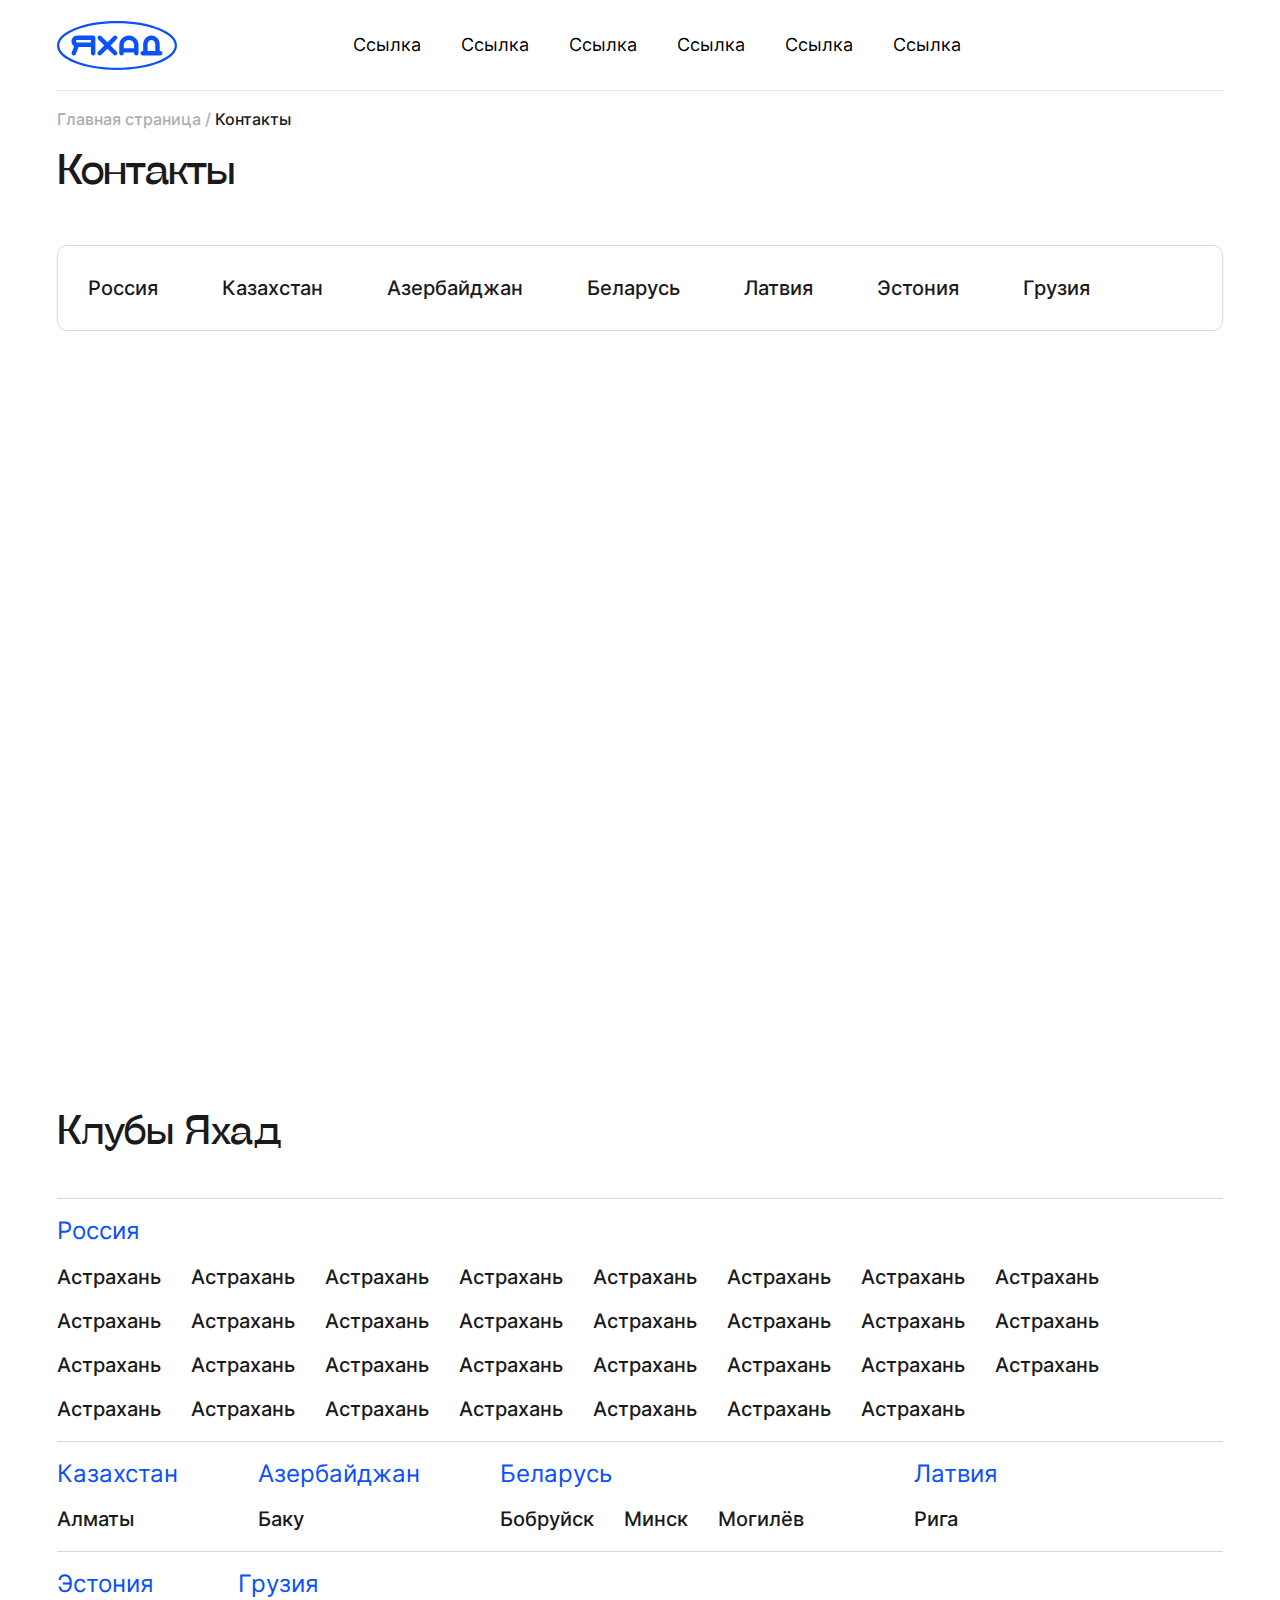
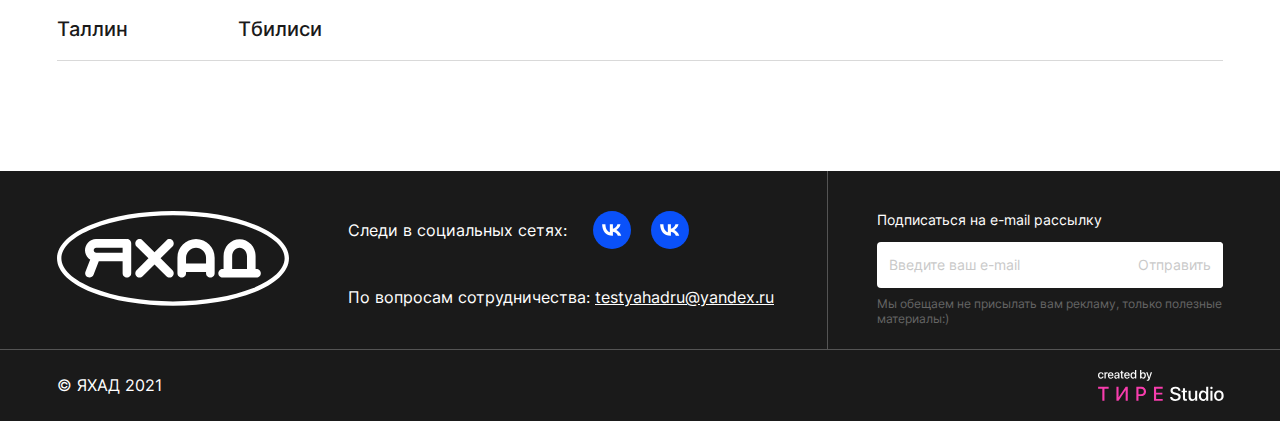
<file: contacts.html>
<meta name="viewport" content="width=device-width, initial-scale=1.0, maximum-scale=1.0, user-scalable=no"><script src="https://api-maps.yandex.ru/2.1/?lang=ru_RU&amp;amp;apikey=e5ee7eb3-b08a-4cfa-8fad-5ccd32e1d346" type="text/javascript"></script><!DOCTYPE html><html lang="en"><head><meta charset="utf-8"><title>Контакты</title><meta name="description" content="Контакты"><link href="app.be1a43619b18ce8994b1.css" rel="stylesheet"></head><body><header><div class="container"><div class="border-header"></div><a class="logo" href="#"><svg width="120" height="49" viewBox="0 0 120 49" fill="none" xmlns="http://www.w3.org/2000/svg"><path fill-rule="evenodd" clip-rule="evenodd" d="M79.3202 34.4559C78.7302 34.4559 78.1644 34.2223 77.7472 33.8065C77.33 33.3908 77.0956 32.8269 77.0956 32.2389V31.6098H66.7467V32.2389C66.7467 32.8269 66.5123 33.3908 66.0951 33.8065C65.6779 34.2223 65.112 34.4559 64.522 34.4559C63.932 34.4559 63.3662 34.2223 62.949 33.8065C62.5318 33.3908 62.2974 32.8269 62.2974 32.2389V24.1333C62.2974 18.8455 66.6147 14.5431 71.9214 14.5431C77.228 14.5431 81.547 18.846 81.547 24.1333V32.2389C81.547 32.5302 81.4893 32.8187 81.3774 33.0878C81.2655 33.3569 81.1014 33.6014 80.8946 33.8073C80.6878 34.0132 80.4424 34.1764 80.1722 34.2877C79.9021 34.399 79.6126 34.4561 79.3202 34.4559ZM77.0956 24.1333V27.176H66.7467V24.1333C66.7604 22.7747 67.3116 21.4763 68.2805 20.5204C69.2494 19.5645 70.5577 19.0283 71.9211 19.0283C73.2845 19.0283 74.5929 19.5645 75.5618 20.5204C76.5307 21.4763 77.0819 22.7747 77.0956 24.1333Z" fill="#0A51F9"></path><path d="M41.4891 34.0836C41.8547 34.3265 42.2844 34.4561 42.7238 34.4559C43.0173 34.4563 43.308 34.3987 43.579 34.2863C43.85 34.174 44.0959 34.0091 44.3025 33.8012L50.4378 27.6457L56.573 33.8012C56.7796 34.0091 57.0255 34.174 57.2965 34.2863C57.5675 34.3987 57.8582 34.4563 58.1517 34.4559C58.591 34.4558 59.0205 34.3262 59.386 34.0832C59.7515 33.8403 60.0366 33.4949 60.2054 33.0907C60.3742 32.6865 60.4191 32.2415 60.3345 31.8119C60.2499 31.3823 60.0395 30.9873 59.7299 30.6766L53.5733 24.4997L59.7299 18.3228C60.1457 17.9057 60.3781 17.341 60.3761 16.753C60.3741 16.165 60.1378 15.6019 59.7191 15.1876C59.3005 14.7732 58.7339 14.5416 58.1439 14.5436C57.5538 14.5456 56.9888 14.7811 56.573 15.1983L50.4378 21.3538L44.3025 15.1983C43.8867 14.7811 43.3217 14.5456 42.7317 14.5436C42.1416 14.5416 41.575 14.7732 41.1564 15.1876C40.7377 15.6019 40.5014 16.165 40.4994 16.753C40.4974 17.341 40.7298 17.9057 41.1456 18.3228L47.3022 24.4997L41.1456 30.6766C40.8358 30.9872 40.6252 31.3822 40.5404 31.8119C40.4556 32.2416 40.5005 32.6867 40.6693 33.091C40.8382 33.4953 41.1234 33.8407 41.4891 34.0836Z" fill="#0A51F9"></path><path fill-rule="evenodd" clip-rule="evenodd" d="M21.6055 26.0237H33.9368V32.2389C33.9368 32.8269 34.1712 33.3908 34.5884 33.8065C35.0056 34.2223 35.5714 34.4559 36.1614 34.4559C36.4536 34.4559 36.7429 34.3986 37.0128 34.2873C37.2828 34.1759 37.528 34.0126 37.7346 33.8067C37.9412 33.6008 38.1051 33.3564 38.2168 33.0874C38.3286 32.8184 38.3861 32.5301 38.386 32.2389V16.7606C38.386 16.1726 38.1517 15.6087 37.7345 15.1929C37.3173 14.7772 36.7514 14.5436 36.1614 14.5436C36.1056 14.5436 36.0501 14.5457 35.9948 14.5498C35.9469 14.5467 35.8988 14.5452 35.8505 14.5452H20.2985C20.2483 14.5478 20.1986 14.5478 20.1499 14.5478C18.6228 14.5692 17.1668 15.1942 16.1022 16.2854C15.0375 17.3766 14.4515 18.8445 14.4729 20.3663C14.4944 21.8881 15.1216 23.3391 16.2165 24.4001C16.5101 24.6845 16.8308 24.9346 17.1724 25.148L14.7098 31.4314C14.5782 31.7675 14.5308 32.1305 14.5718 32.489C14.6128 32.8474 14.7408 33.1905 14.9448 33.4885C15.1488 33.7865 15.4227 34.0304 15.7426 34.1992C16.0626 34.3679 16.419 34.4564 16.781 34.4569C17.2289 34.4569 17.6663 34.3222 18.0361 34.0705C18.406 33.8188 18.691 33.4617 18.8538 33.0459L21.6055 26.0237ZM20.3153 21.5909H33.9368V18.979H20.2787C19.9311 18.9839 19.5997 19.1261 19.3574 19.3744C19.1151 19.6228 18.9817 19.9569 18.9865 20.3032C18.9914 20.6496 19.1341 20.9798 19.3833 21.2213C19.6325 21.4628 19.9677 21.5957 20.3153 21.5909Z" fill="#0A51F9"></path><path fill-rule="evenodd" clip-rule="evenodd" d="M85.6654 34.4559H103.217C103.807 34.4559 104.373 34.2223 104.79 33.8065C105.208 33.3908 105.442 32.8269 105.442 32.2389C105.442 31.651 105.208 31.0871 104.79 30.6713C104.373 30.2556 103.807 30.022 103.217 30.022H102.728V23.3968C102.728 21.0807 101.89 18.8951 100.368 17.2415C98.7964 15.5337 96.6922 14.5947 94.4424 14.5947C92.1927 14.5947 90.0874 15.5347 88.5171 17.2415C86.9939 18.8961 86.1564 21.0817 86.1564 23.3968V30.022H85.6654C85.0754 30.022 84.5095 30.2556 84.0923 30.6713C83.6751 31.0871 83.4408 31.651 83.4408 32.2389C83.4408 32.8269 83.6751 33.3908 84.0923 33.8065C84.5095 34.2223 85.0754 34.4559 85.6654 34.4559ZM90.6056 30.022H98.2787V23.3968C98.2787 20.9889 96.5577 19.0296 94.4424 19.0296C92.3272 19.0296 90.6056 20.9889 90.6056 23.3968V30.022Z" fill="#0A51F9"></path><path fill-rule="evenodd" clip-rule="evenodd" d="M60 0C43.6362 0 28.7697 2.63176 17.9528 6.92707C12.5475 9.07345 8.09752 11.6572 4.98035 14.5837C1.86099 17.5123 0 20.8627 0 24.5C0 28.1373 1.86099 31.4877 4.98035 34.4163C8.09752 37.3428 12.5475 39.9265 17.9528 42.0729C28.7697 46.3682 43.6362 49 60 49C76.3638 49 91.2302 46.3682 102.047 42.0729C107.453 39.9265 111.902 37.3428 115.02 34.4163C118.139 31.4877 120 28.1373 120 24.5C120 20.8627 118.139 17.5123 115.02 14.5837C111.902 11.6572 107.453 9.07345 102.047 6.92707C91.2302 2.63176 76.3638 0 60 0ZM2.2508 24.5C2.2508 21.6815 3.68469 18.8817 6.52376 16.2164C9.36503 13.5489 13.537 11.095 18.7859 9.01075C29.2774 4.84471 43.8483 2.24302 60 2.24302C76.1517 2.24302 90.7226 4.84471 101.214 9.01075C106.463 11.095 110.635 13.5489 113.476 16.2164C116.315 18.8817 117.749 21.6815 117.749 24.5C117.749 27.3185 116.315 30.1183 113.476 32.7837C110.635 35.4511 106.463 37.905 101.214 39.9892C90.7226 44.1553 76.1517 46.757 60 46.757C43.8483 46.757 29.2774 44.1553 18.7859 39.9892C13.537 37.905 9.36503 35.4511 6.52376 32.7837C3.68469 30.1183 2.2508 27.3185 2.2508 24.5Z" fill="#0A51F9"></path></svg></a><div class="menu"><div class="burger"><svg width="42" height="37" viewBox="0 0 42 37" fill="none" xmlns="http://www.w3.org/2000/svg"><rect y="17" width="42" height="3" rx="1.5" fill="#0A51F9"></rect><rect width="42" height="3" rx="1.5" fill="#0A51F9"></rect><rect y="34" width="42" height="3" rx="1.5" fill="#0A51F9"></rect></svg><!--svg(width="32" height="32" viewBox="0 0 32 32" fill="none" xmlns="http://www.w3.org/2000/svg")--><!--  rect(x="0.121094" y="29.6985" width="42" height="3" rx="1.5" transform="rotate(-45 0.121094 29.6985)" fill="#0A51F9")--><!--  rect(x="2.12109" width="42" height="3" rx="1.5" transform="rotate(45 2.12109 0)" fill="#0A51F9")--></div><div class="menu-popup"><nav><ul><li><a href="#">Ссылка</a></li><li><a href="#">Ссылка</a></li><li><a href="#">Ссылка</a></li><li><a href="#">Ссылка</a></li><li><a href="#">Ссылка</a></li><li><a href="#">Ссылка</a></li></ul></nav><div class="social"><a href="/" target="_blank"><svg width="19" height="12" viewBox="0 0 19 12" fill="none" xmlns="http://www.w3.org/2000/svg"><path d="M9.9504 11.414C3.7845 11.414 0.267632 7.34942 0.121094 0.585938H3.20968C3.31113 5.55016 5.58806 7.65291 7.39161 8.08647V0.585938H10.2999V4.86731C12.081 4.68305 13.9519 2.73204 14.5832 0.585938H17.4914C17.0067 3.23063 14.9777 5.18164 13.5349 5.98372C14.9777 6.63405 17.2887 8.33576 18.1679 11.414H14.9665C14.2789 9.35462 12.5657 7.7613 10.2999 7.54452V11.414H9.9504Z" fill="white"></path></svg></a><a href="/" target="_blank"><svg width="19" height="12" viewBox="0 0 19 12" fill="none" xmlns="http://www.w3.org/2000/svg"><path d="M9.9504 11.414C3.7845 11.414 0.267632 7.34942 0.121094 0.585938H3.20968C3.31113 5.55016 5.58806 7.65291 7.39161 8.08647V0.585938H10.2999V4.86731C12.081 4.68305 13.9519 2.73204 14.5832 0.585938H17.4914C17.0067 3.23063 14.9777 5.18164 13.5349 5.98372C14.9777 6.63405 17.2887 8.33576 18.1679 11.414H14.9665C14.2789 9.35462 12.5657 7.7613 10.2999 7.54452V11.414H9.9504Z" fill="white"></path></svg></a></div></div></div><div class="social"><a href="/" target="_blank"><svg width="19" height="12" viewBox="0 0 19 12" fill="none" xmlns="http://www.w3.org/2000/svg"><path d="M9.9504 11.414C3.7845 11.414 0.267632 7.34942 0.121094 0.585938H3.20968C3.31113 5.55016 5.58806 7.65291 7.39161 8.08647V0.585938H10.2999V4.86731C12.081 4.68305 13.9519 2.73204 14.5832 0.585938H17.4914C17.0067 3.23063 14.9777 5.18164 13.5349 5.98372C14.9777 6.63405 17.2887 8.33576 18.1679 11.414H14.9665C14.2789 9.35462 12.5657 7.7613 10.2999 7.54452V11.414H9.9504Z" fill="white"></path></svg></a><a href="/" target="_blank"><svg width="19" height="12" viewBox="0 0 19 12" fill="none" xmlns="http://www.w3.org/2000/svg"><path d="M9.9504 11.414C3.7845 11.414 0.267632 7.34942 0.121094 0.585938H3.20968C3.31113 5.55016 5.58806 7.65291 7.39161 8.08647V0.585938H10.2999V4.86731C12.081 4.68305 13.9519 2.73204 14.5832 0.585938H17.4914C17.0067 3.23063 14.9777 5.18164 13.5349 5.98372C14.9777 6.63405 17.2887 8.33576 18.1679 11.414H14.9665C14.2789 9.35462 12.5657 7.7613 10.2999 7.54452V11.414H9.9504Z" fill="white"></path></svg></a></div></div></header><div class="content-wrapper"><div class="container breadcrumbs"><a class="breadcrumb-elem" href="#">Главная страница</a><div class="breadcrumb-space">/</div><div class="breadcrumb-elem">Контакты</div></div><div class="container"><h1>Контакты</h1><div class="maps-titles-block"><div class="map-title" data-country="1">Россия</div><div class="map-title" data-country="2">Казахстан</div><div class="map-title" data-country="3">Азербайджан</div><div class="map-title" data-country="4">Беларусь</div><div class="map-title" data-country="5">Латвия</div><div class="map-title" data-country="6">Эстония</div><div class="map-title" data-country="7">Грузия</div></div><div class="map-block"><div id="map"></div></div><div class="map-cities-block"><h2>Клубы Яхад</h2><div class="map-citie-block"><div class="map-cities-block-country">Россия</div><div class="map-cities-block-cities"><div class="map-cities-block-city" data-city="1">Астрахань</div><div class="map-cities-block-city" data-city="1">Астрахань</div><div class="map-cities-block-city" data-city="1">Астрахань</div><div class="map-cities-block-city" data-city="1">Астрахань</div><div class="map-cities-block-city" data-city="1">Астрахань</div><div class="map-cities-block-city" data-city="1">Астрахань</div><div class="map-cities-block-city" data-city="1">Астрахань</div><div class="map-cities-block-city" data-city="1">Астрахань</div><div class="map-cities-block-city" data-city="1">Астрахань</div><div class="map-cities-block-city" data-city="1">Астрахань</div><div class="map-cities-block-city" data-city="1">Астрахань</div><div class="map-cities-block-city" data-city="1">Астрахань</div><div class="map-cities-block-city" data-city="1">Астрахань</div><div class="map-cities-block-city" data-city="1">Астрахань</div><div class="map-cities-block-city" data-city="1">Астрахань</div><div class="map-cities-block-city" data-city="1">Астрахань</div><div class="map-cities-block-city" data-city="1">Астрахань</div><div class="map-cities-block-city" data-city="1">Астрахань</div><div class="map-cities-block-city" data-city="1">Астрахань</div><div class="map-cities-block-city" data-city="1">Астрахань</div><div class="map-cities-block-city" data-city="1">Астрахань</div><div class="map-cities-block-city" data-city="1">Астрахань</div><div class="map-cities-block-city" data-city="1">Астрахань</div><div class="map-cities-block-city" data-city="1">Астрахань</div><div class="map-cities-block-city" data-city="1">Астрахань</div><div class="map-cities-block-city" data-city="1">Астрахань</div><div class="map-cities-block-city" data-city="1">Астрахань</div><div class="map-cities-block-city" data-city="1">Астрахань</div><div class="map-cities-block-city" data-city="1">Астрахань</div><div class="map-cities-block-city" data-city="1">Астрахань</div><div class="map-cities-block-city" data-city="1">Астрахань</div></div></div><div class="map-citie-block"><div class="map-cities-block-country">Казахстан</div><div class="map-cities-block-cities"><div class="map-cities-block-city" data-city="1">Алматы</div></div></div><div class="map-citie-block"><div class="map-cities-block-country">Азербайджан</div><div class="map-cities-block-cities"><div class="map-cities-block-city" data-city="1">Баку</div></div></div><div class="map-citie-block"><div class="map-cities-block-country">Беларусь</div><div class="map-cities-block-cities"><div class="map-cities-block-city" data-city="1">Бобруйск</div><div class="map-cities-block-city" data-city="1">Минск</div><div class="map-cities-block-city" data-city="1">Могилёв</div></div></div><div class="map-citie-block"><div class="map-cities-block-country">Латвия</div><div class="map-cities-block-cities"><div class="map-cities-block-city" data-city="1">Рига</div></div></div><div class="map-citie-block"><div class="map-cities-block-country">Эстония</div><div class="map-cities-block-cities"><div class="map-cities-block-city" data-city="1">Таллин</div></div></div><div class="map-citie-block"><div class="map-cities-block-country">Грузия</div><div class="map-cities-block-cities"><div class="map-cities-block-city" data-city="1">Тбилиси</div></div></div></div></div></div><footer><div class="footer-top"><div class="container"><div class="footer-left"><a class="logo" href="#"><svg width="120" height="49" viewBox="0 0 120 49" fill="none" xmlns="http://www.w3.org/2000/svg"><path fill-rule="evenodd" clip-rule="evenodd" d="M79.3202 34.4559C78.7302 34.4559 78.1644 34.2223 77.7472 33.8065C77.33 33.3908 77.0956 32.8269 77.0956 32.2389V31.6098H66.7467V32.2389C66.7467 32.8269 66.5123 33.3908 66.0951 33.8065C65.6779 34.2223 65.112 34.4559 64.522 34.4559C63.932 34.4559 63.3662 34.2223 62.949 33.8065C62.5318 33.3908 62.2974 32.8269 62.2974 32.2389V24.1333C62.2974 18.8455 66.6147 14.5431 71.9214 14.5431C77.228 14.5431 81.547 18.846 81.547 24.1333V32.2389C81.547 32.5302 81.4893 32.8187 81.3774 33.0878C81.2655 33.3569 81.1014 33.6014 80.8946 33.8073C80.6878 34.0132 80.4424 34.1764 80.1722 34.2877C79.9021 34.399 79.6126 34.4561 79.3202 34.4559ZM77.0956 24.1333V27.176H66.7467V24.1333C66.7604 22.7747 67.3116 21.4763 68.2805 20.5204C69.2494 19.5645 70.5577 19.0283 71.9211 19.0283C73.2845 19.0283 74.5929 19.5645 75.5618 20.5204C76.5307 21.4763 77.0819 22.7747 77.0956 24.1333Z" fill="white"></path><path d="M41.4891 34.0836C41.8547 34.3265 42.2844 34.4561 42.7238 34.4559C43.0173 34.4563 43.308 34.3987 43.579 34.2863C43.85 34.174 44.0959 34.0091 44.3025 33.8012L50.4378 27.6457L56.573 33.8012C56.7796 34.0091 57.0255 34.174 57.2965 34.2863C57.5675 34.3987 57.8582 34.4563 58.1517 34.4559C58.591 34.4558 59.0205 34.3262 59.386 34.0832C59.7515 33.8403 60.0366 33.4949 60.2054 33.0907C60.3742 32.6865 60.4191 32.2415 60.3345 31.8119C60.2499 31.3823 60.0395 30.9873 59.7299 30.6766L53.5733 24.4997L59.7299 18.3228C60.1457 17.9057 60.3781 17.341 60.3761 16.753C60.3741 16.165 60.1378 15.6019 59.7191 15.1876C59.3005 14.7732 58.7339 14.5416 58.1439 14.5436C57.5538 14.5456 56.9888 14.7811 56.573 15.1983L50.4378 21.3538L44.3025 15.1983C43.8867 14.7811 43.3217 14.5456 42.7317 14.5436C42.1416 14.5416 41.575 14.7732 41.1564 15.1876C40.7377 15.6019 40.5014 16.165 40.4994 16.753C40.4974 17.341 40.7298 17.9057 41.1456 18.3228L47.3022 24.4997L41.1456 30.6766C40.8358 30.9872 40.6252 31.3822 40.5404 31.8119C40.4556 32.2416 40.5005 32.6867 40.6693 33.091C40.8382 33.4953 41.1234 33.8407 41.4891 34.0836Z" fill="white"></path><path fill-rule="evenodd" clip-rule="evenodd" d="M21.6055 26.0237H33.9368V32.2389C33.9368 32.8269 34.1712 33.3908 34.5884 33.8065C35.0056 34.2223 35.5714 34.4559 36.1614 34.4559C36.4536 34.4559 36.7429 34.3986 37.0128 34.2873C37.2828 34.1759 37.528 34.0126 37.7346 33.8067C37.9412 33.6008 38.1051 33.3564 38.2168 33.0874C38.3286 32.8184 38.3861 32.5301 38.386 32.2389V16.7606C38.386 16.1726 38.1517 15.6087 37.7345 15.1929C37.3173 14.7772 36.7514 14.5436 36.1614 14.5436C36.1056 14.5436 36.0501 14.5457 35.9948 14.5498C35.9469 14.5467 35.8988 14.5452 35.8505 14.5452H20.2985C20.2483 14.5478 20.1986 14.5478 20.1499 14.5478C18.6228 14.5692 17.1668 15.1942 16.1022 16.2854C15.0375 17.3766 14.4515 18.8445 14.4729 20.3663C14.4944 21.8881 15.1216 23.3391 16.2165 24.4001C16.5101 24.6845 16.8308 24.9346 17.1724 25.148L14.7098 31.4314C14.5782 31.7675 14.5308 32.1305 14.5718 32.489C14.6128 32.8474 14.7408 33.1905 14.9448 33.4885C15.1488 33.7865 15.4227 34.0304 15.7426 34.1992C16.0626 34.3679 16.419 34.4564 16.781 34.4569C17.2289 34.4569 17.6663 34.3222 18.0361 34.0705C18.406 33.8188 18.691 33.4617 18.8538 33.0459L21.6055 26.0237ZM20.3153 21.5909H33.9368V18.979H20.2787C19.9311 18.9839 19.5997 19.1261 19.3574 19.3744C19.1151 19.6228 18.9817 19.9569 18.9865 20.3032C18.9914 20.6496 19.1341 20.9798 19.3833 21.2213C19.6325 21.4628 19.9677 21.5957 20.3153 21.5909Z" fill="white"></path><path fill-rule="evenodd" clip-rule="evenodd" d="M85.6654 34.4559H103.217C103.807 34.4559 104.373 34.2223 104.79 33.8065C105.208 33.3908 105.442 32.8269 105.442 32.2389C105.442 31.651 105.208 31.0871 104.79 30.6713C104.373 30.2556 103.807 30.022 103.217 30.022H102.728V23.3968C102.728 21.0807 101.89 18.8951 100.368 17.2415C98.7964 15.5337 96.6922 14.5947 94.4424 14.5947C92.1927 14.5947 90.0874 15.5347 88.5171 17.2415C86.9939 18.8961 86.1564 21.0817 86.1564 23.3968V30.022H85.6654C85.0754 30.022 84.5095 30.2556 84.0923 30.6713C83.6751 31.0871 83.4408 31.651 83.4408 32.2389C83.4408 32.8269 83.6751 33.3908 84.0923 33.8065C84.5095 34.2223 85.0754 34.4559 85.6654 34.4559ZM90.6056 30.022H98.2787V23.3968C98.2787 20.9889 96.5577 19.0296 94.4424 19.0296C92.3272 19.0296 90.6056 20.9889 90.6056 23.3968V30.022Z" fill="white"></path><path fill-rule="evenodd" clip-rule="evenodd" d="M60 0C43.6362 0 28.7697 2.63176 17.9528 6.92707C12.5475 9.07345 8.09752 11.6572 4.98035 14.5837C1.86099 17.5123 0 20.8627 0 24.5C0 28.1373 1.86099 31.4877 4.98035 34.4163C8.09752 37.3428 12.5475 39.9265 17.9528 42.0729C28.7697 46.3682 43.6362 49 60 49C76.3638 49 91.2302 46.3682 102.047 42.0729C107.453 39.9265 111.902 37.3428 115.02 34.4163C118.139 31.4877 120 28.1373 120 24.5C120 20.8627 118.139 17.5123 115.02 14.5837C111.902 11.6572 107.453 9.07345 102.047 6.92707C91.2302 2.63176 76.3638 0 60 0ZM2.2508 24.5C2.2508 21.6815 3.68469 18.8817 6.52376 16.2164C9.36503 13.5489 13.537 11.095 18.7859 9.01075C29.2774 4.84471 43.8483 2.24302 60 2.24302C76.1517 2.24302 90.7226 4.84471 101.214 9.01075C106.463 11.095 110.635 13.5489 113.476 16.2164C116.315 18.8817 117.749 21.6815 117.749 24.5C117.749 27.3185 116.315 30.1183 113.476 32.7837C110.635 35.4511 106.463 37.905 101.214 39.9892C90.7226 44.1553 76.1517 46.757 60 46.757C43.8483 46.757 29.2774 44.1553 18.7859 39.9892C13.537 37.905 9.36503 35.4511 6.52376 32.7837C3.68469 30.1183 2.2508 27.3185 2.2508 24.5Z" fill="white"></path></svg></a><div class="footer-content"><div class="footer-social"><span>Следи в социальных сетях:</span><div><a href="/" target="_blank"><svg width="19" height="12" viewBox="0 0 19 12" fill="none" xmlns="http://www.w3.org/2000/svg"><path d="M9.9504 11.414C3.7845 11.414 0.267632 7.34942 0.121094 0.585938H3.20968C3.31113 5.55016 5.58806 7.65291 7.39161 8.08647V0.585938H10.2999V4.86731C12.081 4.68305 13.9519 2.73204 14.5832 0.585938H17.4914C17.0067 3.23063 14.9777 5.18164 13.5349 5.98372C14.9777 6.63405 17.2887 8.33576 18.1679 11.414H14.9665C14.2789 9.35462 12.5657 7.7613 10.2999 7.54452V11.414H9.9504Z" fill="white"></path></svg></a><a href="/" target="_blank"><svg width="19" height="12" viewBox="0 0 19 12" fill="none" xmlns="http://www.w3.org/2000/svg"><path d="M9.9504 11.414C3.7845 11.414 0.267632 7.34942 0.121094 0.585938H3.20968C3.31113 5.55016 5.58806 7.65291 7.39161 8.08647V0.585938H10.2999V4.86731C12.081 4.68305 13.9519 2.73204 14.5832 0.585938H17.4914C17.0067 3.23063 14.9777 5.18164 13.5349 5.98372C14.9777 6.63405 17.2887 8.33576 18.1679 11.414H14.9665C14.2789 9.35462 12.5657 7.7613 10.2999 7.54452V11.414H9.9504Z" fill="white"></path></svg></a></div></div><div class="footer-content-mail">По вопросам сотрудничества:&nbsp;<a href="mailto:testyahadru@yandex.ru">testyahadru@yandex.ru</a></div></div></div><div class="footer-right"><form><label>Подписаться на e-mail рассылку</label><div><input type="text" placeholder="Введите ваш e-mail"><button type="submit">Отправить</button></div><div class="subscribe-text">Мы обещаем не присылать вам рекламу, только полезные материалы:)</div></form></div></div></div><div class="footer-bottom"><div class="container"><div class="copyright">© ЯХАД 2021</div><a href="#" target="_blank"><svg width="126" height="31" viewBox="0 0 126 31" fill="none" xmlns="http://www.w3.org/2000/svg"><path d="M6.45348 30.7691H4.31973V18.7291H0.109375V16.8701H10.6543V18.7291H6.45348V30.7691Z" fill="#F83DAD"></path><path d="M27.6615 30.7691V20.3087H27.5186L20.5172 30.7691H18.4406V16.8701H20.5553V27.3594H20.6982L27.6996 16.8701H29.7762V30.7691H27.6615Z" fill="#F83DAD"></path><path d="M38.3531 16.8701H43.5065C44.8401 16.8701 45.926 17.2939 46.7643 18.1415C47.6089 18.9892 48.0312 20.0872 48.0312 21.4357C48.0312 22.7906 47.6026 23.895 46.7452 24.7491C45.8943 25.5967 44.7925 26.0205 43.4398 26.0205H40.4869V30.7691H38.3531V16.8701ZM40.4869 18.6906V24.2097H42.935C43.8621 24.2097 44.5797 23.9689 45.0878 23.4873C45.5958 23.0057 45.8498 22.325 45.8498 21.4453C45.8498 20.572 45.5958 19.8946 45.0878 19.413C44.5861 18.9314 43.8717 18.6906 42.9445 18.6906H40.4869Z" fill="#F83DAD"></path><path d="M64.705 28.9005V30.7691H55.9795V16.8701H64.705V18.7291H58.1132V22.7938H64.3525V24.5853H58.1132V28.9005H64.705Z" fill="#F83DAD"></path><path d="M72.1406 26.8967H74.2458C74.322 27.5838 74.6618 28.1361 75.2651 28.5534C75.8683 28.9708 76.624 29.1795 77.5322 29.1795C78.3958 29.1795 79.1071 28.9773 79.6659 28.5727C80.2311 28.1682 80.5137 27.6545 80.5137 27.0316C80.5137 26.4922 80.3137 26.0523 79.9136 25.712C79.5135 25.3653 78.8689 25.0827 77.9799 24.8644L76.1986 24.431C74.9348 24.1227 74.0013 23.6636 73.398 23.0536C72.8011 22.4436 72.5026 21.6537 72.5026 20.6841C72.5026 19.4897 72.9662 18.5169 73.8934 17.7656C74.8269 17.0143 76.0303 16.6387 77.5036 16.6387C78.9515 16.6387 80.1327 17.0143 81.0471 17.7656C81.9616 18.5105 82.4347 19.4833 82.4665 20.6841H80.3899C80.3264 19.997 80.0311 19.4544 79.504 19.0563C78.9832 18.6582 78.3069 18.4591 77.475 18.4591C76.6495 18.4591 75.9763 18.6518 75.4556 19.037C74.9412 19.4223 74.684 19.9232 74.684 20.5396C74.684 21.0276 74.8777 21.429 75.2651 21.7436C75.6524 22.0518 76.2907 22.3183 77.1797 22.5431L78.6943 22.9187C80.1041 23.2526 81.1202 23.7246 81.7425 24.3346C82.3712 24.9382 82.6856 25.7505 82.6856 26.7715C82.6856 28.0686 82.2093 29.0993 81.2567 29.8634C80.3041 30.6211 79.0118 31 77.3798 31C75.8493 31 74.6078 30.6307 73.6552 29.8923C72.709 29.1474 72.2041 28.1489 72.1406 26.8967Z" fill="white"></path><path d="M84.9527 18.2376H87.0198V20.6359H88.9249V22.283H87.0198V27.8696C87.0198 28.3062 87.1182 28.6273 87.315 28.8328C87.5119 29.0383 87.8199 29.141 88.239 29.141C88.5439 29.141 88.7693 29.1249 88.9154 29.0928V30.7399C88.6613 30.8041 88.2803 30.8362 87.7723 30.8362C86.7626 30.8362 86.0386 30.6275 85.6004 30.2101C85.1686 29.7863 84.9527 29.0832 84.9527 28.1007V22.283H83.4952V20.6359H84.9527V18.2376Z" fill="white"></path><path d="M99.2126 20.6359V30.7688H97.2408V29.0543H97.1932C96.6153 30.3193 95.5802 30.9518 94.0878 30.9518C92.9955 30.9518 92.135 30.6179 91.5064 29.9501C90.884 29.2758 90.5728 28.3576 90.5728 27.1953V20.6359H92.6304V26.7908C92.6304 27.5678 92.8114 28.1585 93.1733 28.5631C93.5353 28.9612 94.0688 29.1603 94.7737 29.1603C95.5103 29.1603 96.0914 28.9227 96.5169 28.4475C96.9423 27.9723 97.1551 27.3366 97.1551 26.5404V20.6359H99.2126Z" fill="white"></path><path d="M105.014 30.9422C103.744 30.9422 102.724 30.467 101.956 29.5166C101.188 28.5663 100.803 27.2949 100.803 25.7024C100.803 24.1099 101.184 22.8417 101.947 21.8977C102.715 20.9474 103.731 20.4722 104.995 20.4722C105.7 20.4722 106.328 20.6392 106.881 20.9731C107.433 21.3006 107.852 21.75 108.138 22.3215H108.176V16.8698H110.243V30.7688H108.243V29.0447H108.205C107.906 29.6354 107.478 30.101 106.919 30.4413C106.366 30.7752 105.731 30.9422 105.014 30.9422ZM105.557 22.2252C104.744 22.2252 104.099 22.5399 103.623 23.1692C103.147 23.792 102.909 24.6364 102.909 25.7024C102.909 26.7747 103.147 27.6224 103.623 28.2452C104.099 28.8681 104.744 29.1795 105.557 29.1795C106.351 29.1795 106.989 28.8649 107.471 28.2356C107.954 27.5999 108.195 26.7555 108.195 25.7024C108.195 24.6557 107.954 23.8145 107.471 23.1788C106.989 22.5431 106.351 22.2252 105.557 22.2252Z" fill="white"></path><path d="M112.425 30.7688V20.6359H114.482V30.7688H112.425ZM114.301 18.8059C114.066 19.037 113.784 19.1526 113.454 19.1526C113.123 19.1526 112.841 19.037 112.606 18.8059C112.377 18.5747 112.263 18.2954 112.263 17.9679C112.263 17.634 112.377 17.3514 112.606 17.1203C112.841 16.8891 113.123 16.7735 113.454 16.7735C113.79 16.7735 114.073 16.8891 114.301 17.1203C114.536 17.3514 114.654 17.634 114.654 17.9679C114.654 18.2954 114.536 18.5747 114.301 18.8059Z" fill="white"></path><path d="M124.351 29.5552C123.487 30.4927 122.335 30.9614 120.893 30.9614C119.452 30.9614 118.299 30.4927 117.435 29.5552C116.572 28.6112 116.14 27.327 116.14 25.7024C116.14 24.0842 116.572 22.8064 117.435 21.8688C118.299 20.9249 119.452 20.4529 120.893 20.4529C122.335 20.4529 123.487 20.9249 124.351 21.8688C125.215 22.8064 125.646 24.0842 125.646 25.7024C125.646 27.327 125.215 28.6112 124.351 29.5552ZM120.893 29.2469C121.712 29.2469 122.36 28.9355 122.836 28.3126C123.313 27.6898 123.551 26.8197 123.551 25.7024C123.551 24.5915 123.309 23.7246 122.827 23.1017C122.351 22.4789 121.706 22.1674 120.893 22.1674C120.08 22.1674 119.432 22.4789 118.95 23.1017C118.474 23.7246 118.235 24.5915 118.235 25.7024C118.235 26.8197 118.474 27.6898 118.95 28.3126C119.432 28.9355 120.08 29.2469 120.893 29.2469Z" fill="white"></path><path d="M5.56641 4.46135H4.35938C4.29297 4.10981 4.13281 3.82345 3.87891 3.60226C3.62891 3.38106 3.30664 3.27047 2.91211 3.27047C2.41992 3.27047 2.02539 3.46599 1.72852 3.85702C1.43555 4.2441 1.28906 4.76943 1.28906 5.43301C1.28906 6.10843 1.43555 6.63771 1.72852 7.02084C2.02539 7.40398 2.42383 7.59554 2.92383 7.59554C3.31055 7.59554 3.62695 7.49482 3.87305 7.29338C4.12305 7.08799 4.28516 6.8036 4.35938 6.44022H5.57812C5.51172 7.10774 5.23438 7.64689 4.74609 8.05768C4.26172 8.46451 3.65039 8.66793 2.91211 8.66793C2.02539 8.66793 1.31836 8.37959 0.791016 7.80291C0.263672 7.22228 0 6.43232 0 5.43301C0 4.44555 0.263672 3.6615 0.791016 3.08088C1.31836 2.4963 2.02148 2.20401 2.90039 2.20401C3.66602 2.20401 4.28711 2.42125 4.76367 2.85574C5.24023 3.28627 5.50781 3.82147 5.56641 4.46135Z" fill="white"></path><path d="M6.47461 8.54943V2.31658H7.68164V3.37711H7.71094C7.8125 3.01373 7.99414 2.72934 8.25586 2.52395C8.51758 2.31856 8.83008 2.21586 9.19336 2.21586C9.31445 2.21586 9.45898 2.23166 9.62695 2.26326V3.45414C9.51367 3.40674 9.32422 3.38304 9.05859 3.38304C8.65234 3.38304 8.33008 3.51141 8.0918 3.76815C7.85742 4.02489 7.74023 4.37445 7.74023 4.81683V8.54943H6.47461Z" fill="white"></path><path d="M13.793 3.6852C13.5156 3.38501 13.1582 3.23492 12.7207 3.23492C12.2832 3.23492 11.9199 3.38699 11.6309 3.69113C11.3418 3.99131 11.1816 4.38037 11.1504 4.8583H14.2324C14.2168 4.37642 14.0703 3.98539 13.793 3.6852ZM14.2266 6.71868H15.4277C15.3379 7.29141 15.0488 7.75946 14.5605 8.12285C14.0723 8.48623 13.4766 8.66793 12.7734 8.66793C11.8711 8.66793 11.1602 8.38156 10.6406 7.80884C10.125 7.23216 9.86719 6.45009 9.86719 5.46263C9.86719 4.48307 10.125 3.69508 10.6406 3.09865C11.1602 2.50222 11.8535 2.20401 12.7207 2.20401C13.5723 2.20401 14.248 2.48642 14.748 3.05125C15.248 3.61213 15.498 4.36655 15.498 5.31451V5.75294H11.1445V5.82997C11.1445 6.37504 11.2949 6.8115 11.5957 7.13934C11.8965 7.46717 12.2988 7.63109 12.8027 7.63109C13.1582 7.63109 13.4629 7.54815 13.7168 7.38225C13.9707 7.21636 14.1406 6.99517 14.2266 6.71868Z" fill="white"></path><path d="M18.6387 7.64294C19.084 7.64294 19.457 7.50667 19.7578 7.23413C20.0625 6.95764 20.2148 6.61796 20.2148 6.21508V5.72332L18.6973 5.81812C18.3184 5.84576 18.0254 5.94056 17.8184 6.1025C17.6152 6.2605 17.5137 6.47379 17.5137 6.74238C17.5137 7.01492 17.6152 7.23413 17.8184 7.40003C18.0254 7.56197 18.2988 7.64294 18.6387 7.64294ZM18.2871 8.65608C17.6816 8.65608 17.1875 8.48228 16.8047 8.1347C16.4258 7.78711 16.2363 7.33485 16.2363 6.77793C16.2363 6.23285 16.4355 5.80034 16.834 5.4804C17.2324 5.15652 17.7969 4.97482 18.5273 4.93533L20.2148 4.83461V4.3547C20.2148 4.00711 20.1055 3.73655 19.8867 3.54301C19.668 3.34552 19.3652 3.24677 18.9785 3.24677C18.6191 3.24677 18.3262 3.32774 18.0996 3.48968C17.877 3.65163 17.7363 3.87479 17.6777 4.15918H16.4824C16.5176 3.58251 16.7637 3.11247 17.2207 2.74909C17.6777 2.3857 18.2793 2.20401 19.0254 2.20401C19.7715 2.20401 20.3652 2.38965 20.8066 2.76094C21.252 3.13222 21.4746 3.6299 21.4746 4.25398V8.54943H20.2617V7.52445H20.2324C20.0566 7.86808 19.7891 8.1426 19.4297 8.34799C19.0742 8.55338 18.6934 8.65608 18.2871 8.65608Z" fill="white"></path><path d="M23.0742 0.841316H24.3457V2.31658H25.5176V3.32972H24.3457V6.76608C24.3457 7.03467 24.4062 7.23216 24.5273 7.35855C24.6484 7.48495 24.8379 7.54815 25.0957 7.54815C25.2832 7.54815 25.4219 7.53827 25.5117 7.51852V8.53166C25.3555 8.57115 25.1211 8.5909 24.8086 8.5909C24.1875 8.5909 23.7422 8.46253 23.4727 8.20579C23.207 7.94511 23.0742 7.5126 23.0742 6.90827V3.32972H22.1777V2.31658H23.0742V0.841316Z" fill="white"></path><path d="M30.0586 3.6852C29.7812 3.38501 29.4238 3.23492 28.9863 3.23492C28.5488 3.23492 28.1855 3.38699 27.8965 3.69113C27.6074 3.99131 27.4473 4.38037 27.416 4.8583H30.498C30.4824 4.37642 30.3359 3.98539 30.0586 3.6852ZM30.4922 6.71868H31.6934C31.6035 7.29141 31.3145 7.75946 30.8262 8.12285C30.3379 8.48623 29.7422 8.66793 29.0391 8.66793C28.1367 8.66793 27.4258 8.38156 26.9062 7.80884C26.3906 7.23216 26.1328 6.45009 26.1328 5.46263C26.1328 4.48307 26.3906 3.69508 26.9062 3.09865C27.4258 2.50222 28.1191 2.20401 28.9863 2.20401C29.8379 2.20401 30.5137 2.48642 31.0137 3.05125C31.5137 3.61213 31.7637 4.36655 31.7637 5.31451V5.75294H27.4102V5.82997C27.4102 6.37504 27.5605 6.8115 27.8613 7.13934C28.1621 7.46717 28.5645 7.63109 29.0684 7.63109C29.4238 7.63109 29.7285 7.54815 29.9824 7.38225C30.2363 7.21636 30.4062 6.99517 30.4922 6.71868Z" fill="white"></path><path d="M35.0625 8.65608C34.2812 8.65608 33.6543 8.36379 33.1816 7.77921C32.709 7.19464 32.4727 6.41257 32.4727 5.43301C32.4727 4.45345 32.707 3.67335 33.1758 3.09273C33.6484 2.50815 34.2734 2.21586 35.0508 2.21586C35.4844 2.21586 35.8711 2.31856 36.2109 2.52395C36.5508 2.72539 36.8086 3.00188 36.9844 3.35342H37.0078V0H38.2793V8.54943H37.0488V7.4889H37.0254C36.8418 7.85228 36.5781 8.13865 36.2344 8.34799C35.8945 8.55338 35.5039 8.65608 35.0625 8.65608ZM35.3965 3.29417C34.8965 3.29417 34.5 3.48771 34.207 3.87479C33.9141 4.25793 33.7676 4.77733 33.7676 5.43301C33.7676 6.09263 33.9141 6.61401 34.207 6.99714C34.5 7.38028 34.8965 7.57185 35.3965 7.57185C35.8848 7.57185 36.2773 7.3783 36.5742 6.99122C36.8711 6.60018 37.0195 6.08078 37.0195 5.43301C37.0195 4.78918 36.8711 4.27175 36.5742 3.88072C36.2773 3.48968 35.8848 3.29417 35.3965 3.29417Z" fill="white"></path><path d="M45.2988 8.65608C44.8535 8.65608 44.4609 8.55338 44.1211 8.34799C43.7812 8.1426 43.5137 7.85623 43.3184 7.4889H43.2949V8.54943H42.0645V0H43.3301V3.37711H43.3594C43.5469 3.01373 43.8086 2.72934 44.1445 2.52395C44.4844 2.31856 44.8711 2.21586 45.3047 2.21586C46.082 2.21586 46.7031 2.50617 47.168 3.0868C47.6367 3.66743 47.8711 4.4495 47.8711 5.43301C47.8711 6.42047 47.6387 7.20451 47.1738 7.78514C46.709 8.36576 46.084 8.65608 45.2988 8.65608ZM44.959 3.29417C44.4746 3.29417 44.0801 3.49166 43.7754 3.88664C43.4746 4.27768 43.3242 4.79313 43.3242 5.43301C43.3242 6.07683 43.4746 6.59426 43.7754 6.98529C44.0801 7.37633 44.4746 7.57185 44.959 7.57185C45.4551 7.57185 45.8477 7.38028 46.1367 6.99714C46.4258 6.61401 46.5703 6.09263 46.5703 5.43301C46.5703 4.77733 46.4258 4.25793 46.1367 3.87479C45.8477 3.48771 45.4551 3.29417 44.959 3.29417Z" fill="white"></path><path d="M49.3066 10.8719C49.0684 10.8719 48.8965 10.8621 48.791 10.8423V9.80548C48.8535 9.82128 48.9902 9.82918 49.2012 9.82918C49.498 9.82918 49.7305 9.76006 49.8984 9.62181C50.0664 9.48752 50.1992 9.2604 50.2969 8.94046C50.2969 8.93651 50.3164 8.87134 50.3555 8.74495L50.4082 8.55536L48.1816 2.31658H49.5527L51.1172 7.38818H51.1348L52.6992 2.31658H54.0352L51.7207 8.87529C51.459 9.62971 51.1523 10.1511 50.8008 10.4394C50.4492 10.7278 49.9512 10.8719 49.3066 10.8719Z" fill="white"></path></svg></a></div></div></footer><script type="text/javascript" src="assets/js/vendors.be1a43619b18ce8994b1.js"></script><script type="text/javascript" src="assets/js/app.be1a43619b18ce8994b1.js"></script></body></html>
</file>
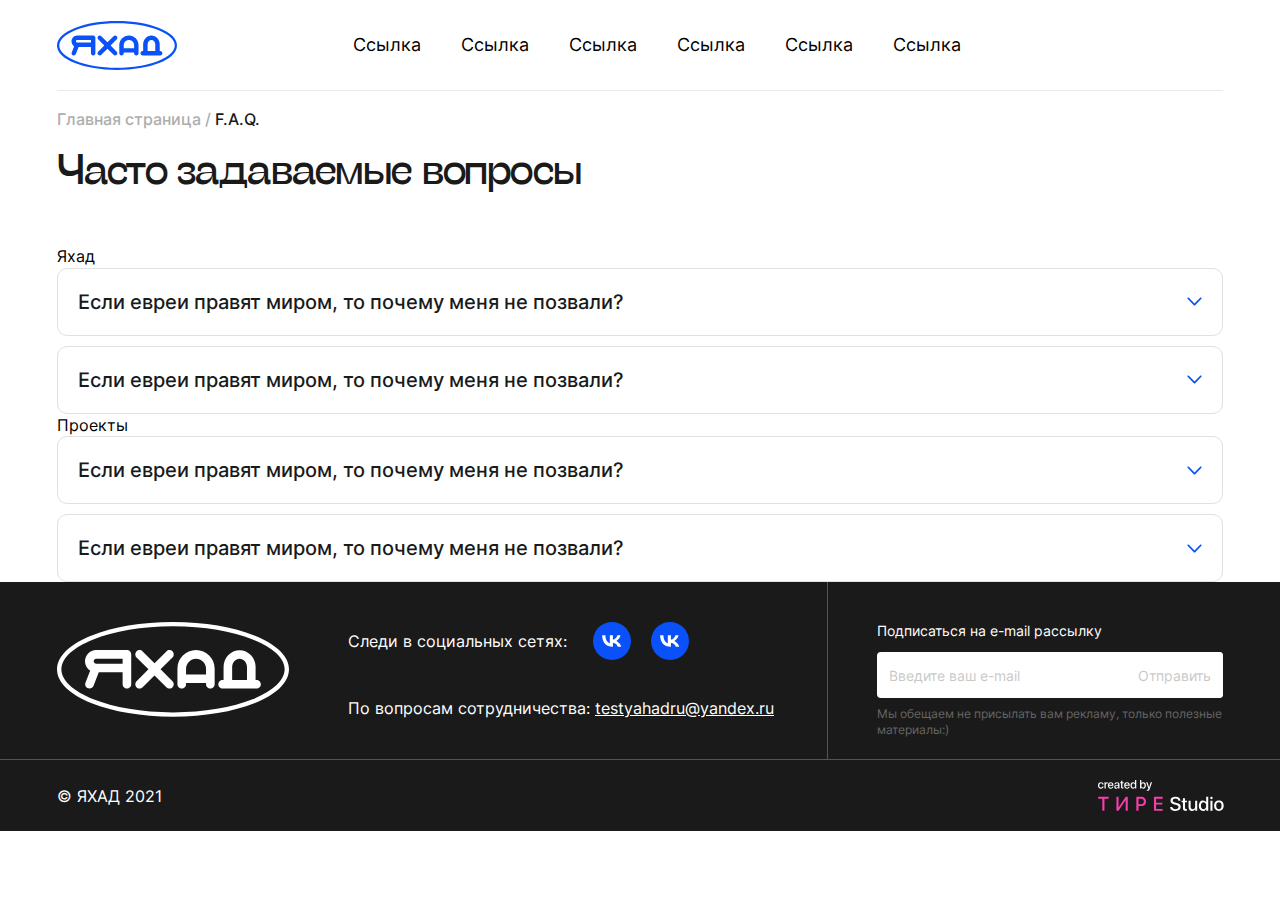
<file: faq.html>
<meta name="viewport" content="width=device-width, initial-scale=1.0, maximum-scale=1.0, user-scalable=no"><!DOCTYPE html><html lang="en"><head><meta charset="utf-8"><title>Часто задаваемые вопросы</title><meta name="description" content="Часто задаваемые вопросы"><link href="app.be1a43619b18ce8994b1.css" rel="stylesheet"></head><body><header><div class="container"><div class="border-header"></div><a class="logo" href="#"><svg width="120" height="49" viewBox="0 0 120 49" fill="none" xmlns="http://www.w3.org/2000/svg"><path fill-rule="evenodd" clip-rule="evenodd" d="M79.3202 34.4559C78.7302 34.4559 78.1644 34.2223 77.7472 33.8065C77.33 33.3908 77.0956 32.8269 77.0956 32.2389V31.6098H66.7467V32.2389C66.7467 32.8269 66.5123 33.3908 66.0951 33.8065C65.6779 34.2223 65.112 34.4559 64.522 34.4559C63.932 34.4559 63.3662 34.2223 62.949 33.8065C62.5318 33.3908 62.2974 32.8269 62.2974 32.2389V24.1333C62.2974 18.8455 66.6147 14.5431 71.9214 14.5431C77.228 14.5431 81.547 18.846 81.547 24.1333V32.2389C81.547 32.5302 81.4893 32.8187 81.3774 33.0878C81.2655 33.3569 81.1014 33.6014 80.8946 33.8073C80.6878 34.0132 80.4424 34.1764 80.1722 34.2877C79.9021 34.399 79.6126 34.4561 79.3202 34.4559ZM77.0956 24.1333V27.176H66.7467V24.1333C66.7604 22.7747 67.3116 21.4763 68.2805 20.5204C69.2494 19.5645 70.5577 19.0283 71.9211 19.0283C73.2845 19.0283 74.5929 19.5645 75.5618 20.5204C76.5307 21.4763 77.0819 22.7747 77.0956 24.1333Z" fill="#0A51F9"></path><path d="M41.4891 34.0836C41.8547 34.3265 42.2844 34.4561 42.7238 34.4559C43.0173 34.4563 43.308 34.3987 43.579 34.2863C43.85 34.174 44.0959 34.0091 44.3025 33.8012L50.4378 27.6457L56.573 33.8012C56.7796 34.0091 57.0255 34.174 57.2965 34.2863C57.5675 34.3987 57.8582 34.4563 58.1517 34.4559C58.591 34.4558 59.0205 34.3262 59.386 34.0832C59.7515 33.8403 60.0366 33.4949 60.2054 33.0907C60.3742 32.6865 60.4191 32.2415 60.3345 31.8119C60.2499 31.3823 60.0395 30.9873 59.7299 30.6766L53.5733 24.4997L59.7299 18.3228C60.1457 17.9057 60.3781 17.341 60.3761 16.753C60.3741 16.165 60.1378 15.6019 59.7191 15.1876C59.3005 14.7732 58.7339 14.5416 58.1439 14.5436C57.5538 14.5456 56.9888 14.7811 56.573 15.1983L50.4378 21.3538L44.3025 15.1983C43.8867 14.7811 43.3217 14.5456 42.7317 14.5436C42.1416 14.5416 41.575 14.7732 41.1564 15.1876C40.7377 15.6019 40.5014 16.165 40.4994 16.753C40.4974 17.341 40.7298 17.9057 41.1456 18.3228L47.3022 24.4997L41.1456 30.6766C40.8358 30.9872 40.6252 31.3822 40.5404 31.8119C40.4556 32.2416 40.5005 32.6867 40.6693 33.091C40.8382 33.4953 41.1234 33.8407 41.4891 34.0836Z" fill="#0A51F9"></path><path fill-rule="evenodd" clip-rule="evenodd" d="M21.6055 26.0237H33.9368V32.2389C33.9368 32.8269 34.1712 33.3908 34.5884 33.8065C35.0056 34.2223 35.5714 34.4559 36.1614 34.4559C36.4536 34.4559 36.7429 34.3986 37.0128 34.2873C37.2828 34.1759 37.528 34.0126 37.7346 33.8067C37.9412 33.6008 38.1051 33.3564 38.2168 33.0874C38.3286 32.8184 38.3861 32.5301 38.386 32.2389V16.7606C38.386 16.1726 38.1517 15.6087 37.7345 15.1929C37.3173 14.7772 36.7514 14.5436 36.1614 14.5436C36.1056 14.5436 36.0501 14.5457 35.9948 14.5498C35.9469 14.5467 35.8988 14.5452 35.8505 14.5452H20.2985C20.2483 14.5478 20.1986 14.5478 20.1499 14.5478C18.6228 14.5692 17.1668 15.1942 16.1022 16.2854C15.0375 17.3766 14.4515 18.8445 14.4729 20.3663C14.4944 21.8881 15.1216 23.3391 16.2165 24.4001C16.5101 24.6845 16.8308 24.9346 17.1724 25.148L14.7098 31.4314C14.5782 31.7675 14.5308 32.1305 14.5718 32.489C14.6128 32.8474 14.7408 33.1905 14.9448 33.4885C15.1488 33.7865 15.4227 34.0304 15.7426 34.1992C16.0626 34.3679 16.419 34.4564 16.781 34.4569C17.2289 34.4569 17.6663 34.3222 18.0361 34.0705C18.406 33.8188 18.691 33.4617 18.8538 33.0459L21.6055 26.0237ZM20.3153 21.5909H33.9368V18.979H20.2787C19.9311 18.9839 19.5997 19.1261 19.3574 19.3744C19.1151 19.6228 18.9817 19.9569 18.9865 20.3032C18.9914 20.6496 19.1341 20.9798 19.3833 21.2213C19.6325 21.4628 19.9677 21.5957 20.3153 21.5909Z" fill="#0A51F9"></path><path fill-rule="evenodd" clip-rule="evenodd" d="M85.6654 34.4559H103.217C103.807 34.4559 104.373 34.2223 104.79 33.8065C105.208 33.3908 105.442 32.8269 105.442 32.2389C105.442 31.651 105.208 31.0871 104.79 30.6713C104.373 30.2556 103.807 30.022 103.217 30.022H102.728V23.3968C102.728 21.0807 101.89 18.8951 100.368 17.2415C98.7964 15.5337 96.6922 14.5947 94.4424 14.5947C92.1927 14.5947 90.0874 15.5347 88.5171 17.2415C86.9939 18.8961 86.1564 21.0817 86.1564 23.3968V30.022H85.6654C85.0754 30.022 84.5095 30.2556 84.0923 30.6713C83.6751 31.0871 83.4408 31.651 83.4408 32.2389C83.4408 32.8269 83.6751 33.3908 84.0923 33.8065C84.5095 34.2223 85.0754 34.4559 85.6654 34.4559ZM90.6056 30.022H98.2787V23.3968C98.2787 20.9889 96.5577 19.0296 94.4424 19.0296C92.3272 19.0296 90.6056 20.9889 90.6056 23.3968V30.022Z" fill="#0A51F9"></path><path fill-rule="evenodd" clip-rule="evenodd" d="M60 0C43.6362 0 28.7697 2.63176 17.9528 6.92707C12.5475 9.07345 8.09752 11.6572 4.98035 14.5837C1.86099 17.5123 0 20.8627 0 24.5C0 28.1373 1.86099 31.4877 4.98035 34.4163C8.09752 37.3428 12.5475 39.9265 17.9528 42.0729C28.7697 46.3682 43.6362 49 60 49C76.3638 49 91.2302 46.3682 102.047 42.0729C107.453 39.9265 111.902 37.3428 115.02 34.4163C118.139 31.4877 120 28.1373 120 24.5C120 20.8627 118.139 17.5123 115.02 14.5837C111.902 11.6572 107.453 9.07345 102.047 6.92707C91.2302 2.63176 76.3638 0 60 0ZM2.2508 24.5C2.2508 21.6815 3.68469 18.8817 6.52376 16.2164C9.36503 13.5489 13.537 11.095 18.7859 9.01075C29.2774 4.84471 43.8483 2.24302 60 2.24302C76.1517 2.24302 90.7226 4.84471 101.214 9.01075C106.463 11.095 110.635 13.5489 113.476 16.2164C116.315 18.8817 117.749 21.6815 117.749 24.5C117.749 27.3185 116.315 30.1183 113.476 32.7837C110.635 35.4511 106.463 37.905 101.214 39.9892C90.7226 44.1553 76.1517 46.757 60 46.757C43.8483 46.757 29.2774 44.1553 18.7859 39.9892C13.537 37.905 9.36503 35.4511 6.52376 32.7837C3.68469 30.1183 2.2508 27.3185 2.2508 24.5Z" fill="#0A51F9"></path></svg></a><div class="menu"><div class="burger"><svg width="42" height="37" viewBox="0 0 42 37" fill="none" xmlns="http://www.w3.org/2000/svg"><rect y="17" width="42" height="3" rx="1.5" fill="#0A51F9"></rect><rect width="42" height="3" rx="1.5" fill="#0A51F9"></rect><rect y="34" width="42" height="3" rx="1.5" fill="#0A51F9"></rect></svg><!--svg(width="32" height="32" viewBox="0 0 32 32" fill="none" xmlns="http://www.w3.org/2000/svg")--><!--  rect(x="0.121094" y="29.6985" width="42" height="3" rx="1.5" transform="rotate(-45 0.121094 29.6985)" fill="#0A51F9")--><!--  rect(x="2.12109" width="42" height="3" rx="1.5" transform="rotate(45 2.12109 0)" fill="#0A51F9")--></div><div class="menu-popup"><nav><ul><li><a href="#">Ссылка</a></li><li><a href="#">Ссылка</a></li><li><a href="#">Ссылка</a></li><li><a href="#">Ссылка</a></li><li><a href="#">Ссылка</a></li><li><a href="#">Ссылка</a></li></ul></nav><div class="social"><a href="/" target="_blank"><svg width="19" height="12" viewBox="0 0 19 12" fill="none" xmlns="http://www.w3.org/2000/svg"><path d="M9.9504 11.414C3.7845 11.414 0.267632 7.34942 0.121094 0.585938H3.20968C3.31113 5.55016 5.58806 7.65291 7.39161 8.08647V0.585938H10.2999V4.86731C12.081 4.68305 13.9519 2.73204 14.5832 0.585938H17.4914C17.0067 3.23063 14.9777 5.18164 13.5349 5.98372C14.9777 6.63405 17.2887 8.33576 18.1679 11.414H14.9665C14.2789 9.35462 12.5657 7.7613 10.2999 7.54452V11.414H9.9504Z" fill="white"></path></svg></a><a href="/" target="_blank"><svg width="19" height="12" viewBox="0 0 19 12" fill="none" xmlns="http://www.w3.org/2000/svg"><path d="M9.9504 11.414C3.7845 11.414 0.267632 7.34942 0.121094 0.585938H3.20968C3.31113 5.55016 5.58806 7.65291 7.39161 8.08647V0.585938H10.2999V4.86731C12.081 4.68305 13.9519 2.73204 14.5832 0.585938H17.4914C17.0067 3.23063 14.9777 5.18164 13.5349 5.98372C14.9777 6.63405 17.2887 8.33576 18.1679 11.414H14.9665C14.2789 9.35462 12.5657 7.7613 10.2999 7.54452V11.414H9.9504Z" fill="white"></path></svg></a></div></div></div><div class="social"><a href="/" target="_blank"><svg width="19" height="12" viewBox="0 0 19 12" fill="none" xmlns="http://www.w3.org/2000/svg"><path d="M9.9504 11.414C3.7845 11.414 0.267632 7.34942 0.121094 0.585938H3.20968C3.31113 5.55016 5.58806 7.65291 7.39161 8.08647V0.585938H10.2999V4.86731C12.081 4.68305 13.9519 2.73204 14.5832 0.585938H17.4914C17.0067 3.23063 14.9777 5.18164 13.5349 5.98372C14.9777 6.63405 17.2887 8.33576 18.1679 11.414H14.9665C14.2789 9.35462 12.5657 7.7613 10.2999 7.54452V11.414H9.9504Z" fill="white"></path></svg></a><a href="/" target="_blank"><svg width="19" height="12" viewBox="0 0 19 12" fill="none" xmlns="http://www.w3.org/2000/svg"><path d="M9.9504 11.414C3.7845 11.414 0.267632 7.34942 0.121094 0.585938H3.20968C3.31113 5.55016 5.58806 7.65291 7.39161 8.08647V0.585938H10.2999V4.86731C12.081 4.68305 13.9519 2.73204 14.5832 0.585938H17.4914C17.0067 3.23063 14.9777 5.18164 13.5349 5.98372C14.9777 6.63405 17.2887 8.33576 18.1679 11.414H14.9665C14.2789 9.35462 12.5657 7.7613 10.2999 7.54452V11.414H9.9504Z" fill="white"></path></svg></a></div></div></header><div class="content-wrapper"><div class="container breadcrumbs"><a class="breadcrumb-elem" href="#">Главная страница</a><div class="breadcrumb-space">/</div><div class="breadcrumb-elem">F.A.Q.</div></div><div class="container faq"><h1>Часто задаваемые вопросы</h1><div class="faq-section"><div class="faq-section-name">Яхад</div><div class="faq-section-content"><div class="faq-elem"><div class="faq-elem-head"><div class="faq-elem-head-text">Если евреи правят миром, то почему меня не позвали?</div><div class="faq-elem-arrow"><img src="/assets/img/faq-arrow.svg"></div></div><div class="faq-elem-body"><div class="faq-elem-text"><div class="faq-answer"><div class="faq-answer-title">Ответ:</div><div class="faq-answer-body"><div class="faq-answer-body-img"><img src="/assets/img/faq-answer.jpg"></div><div class="faq-answer-body-text"><div>Эфраим Колпак</div><div>руководитель отдела маркетинга.</div></div></div></div><p>Цель организации: возрождение, развитие и поддержание еврейского образа жизни молодежи, за счет образовательных и социальных проектов.Цель организации: возрождение, развитие и поддержание еврейского образа жизни молодежи, за счет образовательных и социальных</p><p>Цель организации: возрождение, развитие и поддержание еврейского образа жизни молодежи, за счет образовательных и социальных проектов.Цель организации. Цель организации: возрождение, развитие и поддержание<a href="#"> еврейского образа</a></p></div></div></div><div class="faq-elem"><div class="faq-elem-head"><div class="faq-elem-head-text">Если евреи правят миром, то почему меня не позвали?</div><div class="faq-elem-arrow"><img src="/assets/img/faq-arrow.svg"></div></div><div class="faq-elem-body"><div class="faq-elem-text"><div class="faq-answer"><div class="faq-answer-title">Ответ:</div><div class="faq-answer-body"><div class="faq-answer-body-img"><img src="/assets/img/faq-answer.jpg"></div><div class="faq-answer-body-text"><div>Эфраим Колпак</div><div>руководитель отдела маркетинга.</div></div></div></div><p>Цель организации: возрождение, развитие и поддержание еврейского образа жизни молодежи, за счет образовательных и социальных проектов.Цель организации: возрождение, развитие и поддержание еврейского образа жизни молодежи, за счет образовательных и социальных</p><p>Цель организации: возрождение, развитие и поддержание еврейского образа жизни молодежи, за счет образовательных и социальных проектов.Цель организации. Цель организации: возрождение, развитие и поддержание<a href="#"> еврейского образа</a></p></div></div></div></div></div><div class="faq-section"><div class="faq-section-name">Проекты</div><div class="faq-section-content"><div class="faq-elem"><div class="faq-elem-head"><div class="faq-elem-head-text">Если евреи правят миром, то почему меня не позвали?</div><div class="faq-elem-arrow"><img src="/assets/img/faq-arrow.svg"></div></div><div class="faq-elem-body"><div class="faq-elem-text"><div class="faq-answer"><div class="faq-answer-title">Ответ:</div><div class="faq-answer-body"><div class="faq-answer-body-img"><img src="/assets/img/faq-answer.jpg"></div><div class="faq-answer-body-text"><div>Эфраим Колпак</div><div>руководитель отдела маркетинга.</div></div></div></div><p>Цель организации: возрождение, развитие и поддержание еврейского образа жизни молодежи, за счет образовательных и социальных проектов.Цель организации: возрождение, развитие и поддержание еврейского образа жизни молодежи, за счет образовательных и социальных</p><p>Цель организации: возрождение, развитие и поддержание еврейского образа жизни молодежи, за счет образовательных и социальных проектов.Цель организации. Цель организации: возрождение, развитие и поддержание<a href="#"> еврейского образа</a></p></div></div></div><div class="faq-elem"><div class="faq-elem-head"><div class="faq-elem-head-text">Если евреи правят миром, то почему меня не позвали?</div><div class="faq-elem-arrow"><img src="/assets/img/faq-arrow.svg"></div></div><div class="faq-elem-body"><div class="faq-elem-text"><div class="faq-answer"><div class="faq-answer-title">Ответ:</div><div class="faq-answer-body"><div class="faq-answer-body-img"><img src="/assets/img/faq-answer.jpg"></div><div class="faq-answer-body-text"><div>Эфраим Колпак</div><div>руководитель отдела маркетинга.</div></div></div></div><p>Цель организации: возрождение, развитие и поддержание еврейского образа жизни молодежи, за счет образовательных и социальных проектов.Цель организации: возрождение, развитие и поддержание еврейского образа жизни молодежи, за счет образовательных и социальных</p><p>Цель организации: возрождение, развитие и поддержание еврейского образа жизни молодежи, за счет образовательных и социальных проектов.Цель организации. Цель организации: возрождение, развитие и поддержание<a href="#"> еврейского образа</a></p></div></div></div></div></div></div></div><footer><div class="footer-top"><div class="container"><div class="footer-left"><a class="logo" href="#"><svg width="120" height="49" viewBox="0 0 120 49" fill="none" xmlns="http://www.w3.org/2000/svg"><path fill-rule="evenodd" clip-rule="evenodd" d="M79.3202 34.4559C78.7302 34.4559 78.1644 34.2223 77.7472 33.8065C77.33 33.3908 77.0956 32.8269 77.0956 32.2389V31.6098H66.7467V32.2389C66.7467 32.8269 66.5123 33.3908 66.0951 33.8065C65.6779 34.2223 65.112 34.4559 64.522 34.4559C63.932 34.4559 63.3662 34.2223 62.949 33.8065C62.5318 33.3908 62.2974 32.8269 62.2974 32.2389V24.1333C62.2974 18.8455 66.6147 14.5431 71.9214 14.5431C77.228 14.5431 81.547 18.846 81.547 24.1333V32.2389C81.547 32.5302 81.4893 32.8187 81.3774 33.0878C81.2655 33.3569 81.1014 33.6014 80.8946 33.8073C80.6878 34.0132 80.4424 34.1764 80.1722 34.2877C79.9021 34.399 79.6126 34.4561 79.3202 34.4559ZM77.0956 24.1333V27.176H66.7467V24.1333C66.7604 22.7747 67.3116 21.4763 68.2805 20.5204C69.2494 19.5645 70.5577 19.0283 71.9211 19.0283C73.2845 19.0283 74.5929 19.5645 75.5618 20.5204C76.5307 21.4763 77.0819 22.7747 77.0956 24.1333Z" fill="white"></path><path d="M41.4891 34.0836C41.8547 34.3265 42.2844 34.4561 42.7238 34.4559C43.0173 34.4563 43.308 34.3987 43.579 34.2863C43.85 34.174 44.0959 34.0091 44.3025 33.8012L50.4378 27.6457L56.573 33.8012C56.7796 34.0091 57.0255 34.174 57.2965 34.2863C57.5675 34.3987 57.8582 34.4563 58.1517 34.4559C58.591 34.4558 59.0205 34.3262 59.386 34.0832C59.7515 33.8403 60.0366 33.4949 60.2054 33.0907C60.3742 32.6865 60.4191 32.2415 60.3345 31.8119C60.2499 31.3823 60.0395 30.9873 59.7299 30.6766L53.5733 24.4997L59.7299 18.3228C60.1457 17.9057 60.3781 17.341 60.3761 16.753C60.3741 16.165 60.1378 15.6019 59.7191 15.1876C59.3005 14.7732 58.7339 14.5416 58.1439 14.5436C57.5538 14.5456 56.9888 14.7811 56.573 15.1983L50.4378 21.3538L44.3025 15.1983C43.8867 14.7811 43.3217 14.5456 42.7317 14.5436C42.1416 14.5416 41.575 14.7732 41.1564 15.1876C40.7377 15.6019 40.5014 16.165 40.4994 16.753C40.4974 17.341 40.7298 17.9057 41.1456 18.3228L47.3022 24.4997L41.1456 30.6766C40.8358 30.9872 40.6252 31.3822 40.5404 31.8119C40.4556 32.2416 40.5005 32.6867 40.6693 33.091C40.8382 33.4953 41.1234 33.8407 41.4891 34.0836Z" fill="white"></path><path fill-rule="evenodd" clip-rule="evenodd" d="M21.6055 26.0237H33.9368V32.2389C33.9368 32.8269 34.1712 33.3908 34.5884 33.8065C35.0056 34.2223 35.5714 34.4559 36.1614 34.4559C36.4536 34.4559 36.7429 34.3986 37.0128 34.2873C37.2828 34.1759 37.528 34.0126 37.7346 33.8067C37.9412 33.6008 38.1051 33.3564 38.2168 33.0874C38.3286 32.8184 38.3861 32.5301 38.386 32.2389V16.7606C38.386 16.1726 38.1517 15.6087 37.7345 15.1929C37.3173 14.7772 36.7514 14.5436 36.1614 14.5436C36.1056 14.5436 36.0501 14.5457 35.9948 14.5498C35.9469 14.5467 35.8988 14.5452 35.8505 14.5452H20.2985C20.2483 14.5478 20.1986 14.5478 20.1499 14.5478C18.6228 14.5692 17.1668 15.1942 16.1022 16.2854C15.0375 17.3766 14.4515 18.8445 14.4729 20.3663C14.4944 21.8881 15.1216 23.3391 16.2165 24.4001C16.5101 24.6845 16.8308 24.9346 17.1724 25.148L14.7098 31.4314C14.5782 31.7675 14.5308 32.1305 14.5718 32.489C14.6128 32.8474 14.7408 33.1905 14.9448 33.4885C15.1488 33.7865 15.4227 34.0304 15.7426 34.1992C16.0626 34.3679 16.419 34.4564 16.781 34.4569C17.2289 34.4569 17.6663 34.3222 18.0361 34.0705C18.406 33.8188 18.691 33.4617 18.8538 33.0459L21.6055 26.0237ZM20.3153 21.5909H33.9368V18.979H20.2787C19.9311 18.9839 19.5997 19.1261 19.3574 19.3744C19.1151 19.6228 18.9817 19.9569 18.9865 20.3032C18.9914 20.6496 19.1341 20.9798 19.3833 21.2213C19.6325 21.4628 19.9677 21.5957 20.3153 21.5909Z" fill="white"></path><path fill-rule="evenodd" clip-rule="evenodd" d="M85.6654 34.4559H103.217C103.807 34.4559 104.373 34.2223 104.79 33.8065C105.208 33.3908 105.442 32.8269 105.442 32.2389C105.442 31.651 105.208 31.0871 104.79 30.6713C104.373 30.2556 103.807 30.022 103.217 30.022H102.728V23.3968C102.728 21.0807 101.89 18.8951 100.368 17.2415C98.7964 15.5337 96.6922 14.5947 94.4424 14.5947C92.1927 14.5947 90.0874 15.5347 88.5171 17.2415C86.9939 18.8961 86.1564 21.0817 86.1564 23.3968V30.022H85.6654C85.0754 30.022 84.5095 30.2556 84.0923 30.6713C83.6751 31.0871 83.4408 31.651 83.4408 32.2389C83.4408 32.8269 83.6751 33.3908 84.0923 33.8065C84.5095 34.2223 85.0754 34.4559 85.6654 34.4559ZM90.6056 30.022H98.2787V23.3968C98.2787 20.9889 96.5577 19.0296 94.4424 19.0296C92.3272 19.0296 90.6056 20.9889 90.6056 23.3968V30.022Z" fill="white"></path><path fill-rule="evenodd" clip-rule="evenodd" d="M60 0C43.6362 0 28.7697 2.63176 17.9528 6.92707C12.5475 9.07345 8.09752 11.6572 4.98035 14.5837C1.86099 17.5123 0 20.8627 0 24.5C0 28.1373 1.86099 31.4877 4.98035 34.4163C8.09752 37.3428 12.5475 39.9265 17.9528 42.0729C28.7697 46.3682 43.6362 49 60 49C76.3638 49 91.2302 46.3682 102.047 42.0729C107.453 39.9265 111.902 37.3428 115.02 34.4163C118.139 31.4877 120 28.1373 120 24.5C120 20.8627 118.139 17.5123 115.02 14.5837C111.902 11.6572 107.453 9.07345 102.047 6.92707C91.2302 2.63176 76.3638 0 60 0ZM2.2508 24.5C2.2508 21.6815 3.68469 18.8817 6.52376 16.2164C9.36503 13.5489 13.537 11.095 18.7859 9.01075C29.2774 4.84471 43.8483 2.24302 60 2.24302C76.1517 2.24302 90.7226 4.84471 101.214 9.01075C106.463 11.095 110.635 13.5489 113.476 16.2164C116.315 18.8817 117.749 21.6815 117.749 24.5C117.749 27.3185 116.315 30.1183 113.476 32.7837C110.635 35.4511 106.463 37.905 101.214 39.9892C90.7226 44.1553 76.1517 46.757 60 46.757C43.8483 46.757 29.2774 44.1553 18.7859 39.9892C13.537 37.905 9.36503 35.4511 6.52376 32.7837C3.68469 30.1183 2.2508 27.3185 2.2508 24.5Z" fill="white"></path></svg></a><div class="footer-content"><div class="footer-social"><span>Следи в социальных сетях:</span><div><a href="/" target="_blank"><svg width="19" height="12" viewBox="0 0 19 12" fill="none" xmlns="http://www.w3.org/2000/svg"><path d="M9.9504 11.414C3.7845 11.414 0.267632 7.34942 0.121094 0.585938H3.20968C3.31113 5.55016 5.58806 7.65291 7.39161 8.08647V0.585938H10.2999V4.86731C12.081 4.68305 13.9519 2.73204 14.5832 0.585938H17.4914C17.0067 3.23063 14.9777 5.18164 13.5349 5.98372C14.9777 6.63405 17.2887 8.33576 18.1679 11.414H14.9665C14.2789 9.35462 12.5657 7.7613 10.2999 7.54452V11.414H9.9504Z" fill="white"></path></svg></a><a href="/" target="_blank"><svg width="19" height="12" viewBox="0 0 19 12" fill="none" xmlns="http://www.w3.org/2000/svg"><path d="M9.9504 11.414C3.7845 11.414 0.267632 7.34942 0.121094 0.585938H3.20968C3.31113 5.55016 5.58806 7.65291 7.39161 8.08647V0.585938H10.2999V4.86731C12.081 4.68305 13.9519 2.73204 14.5832 0.585938H17.4914C17.0067 3.23063 14.9777 5.18164 13.5349 5.98372C14.9777 6.63405 17.2887 8.33576 18.1679 11.414H14.9665C14.2789 9.35462 12.5657 7.7613 10.2999 7.54452V11.414H9.9504Z" fill="white"></path></svg></a></div></div><div class="footer-content-mail">По вопросам сотрудничества:&nbsp;<a href="mailto:testyahadru@yandex.ru">testyahadru@yandex.ru</a></div></div></div><div class="footer-right"><form><label>Подписаться на e-mail рассылку</label><div><input type="text" placeholder="Введите ваш e-mail"><button type="submit">Отправить</button></div><div class="subscribe-text">Мы обещаем не присылать вам рекламу, только полезные материалы:)</div></form></div></div></div><div class="footer-bottom"><div class="container"><div class="copyright">© ЯХАД 2021</div><a href="#" target="_blank"><svg width="126" height="31" viewBox="0 0 126 31" fill="none" xmlns="http://www.w3.org/2000/svg"><path d="M6.45348 30.7691H4.31973V18.7291H0.109375V16.8701H10.6543V18.7291H6.45348V30.7691Z" fill="#F83DAD"></path><path d="M27.6615 30.7691V20.3087H27.5186L20.5172 30.7691H18.4406V16.8701H20.5553V27.3594H20.6982L27.6996 16.8701H29.7762V30.7691H27.6615Z" fill="#F83DAD"></path><path d="M38.3531 16.8701H43.5065C44.8401 16.8701 45.926 17.2939 46.7643 18.1415C47.6089 18.9892 48.0312 20.0872 48.0312 21.4357C48.0312 22.7906 47.6026 23.895 46.7452 24.7491C45.8943 25.5967 44.7925 26.0205 43.4398 26.0205H40.4869V30.7691H38.3531V16.8701ZM40.4869 18.6906V24.2097H42.935C43.8621 24.2097 44.5797 23.9689 45.0878 23.4873C45.5958 23.0057 45.8498 22.325 45.8498 21.4453C45.8498 20.572 45.5958 19.8946 45.0878 19.413C44.5861 18.9314 43.8717 18.6906 42.9445 18.6906H40.4869Z" fill="#F83DAD"></path><path d="M64.705 28.9005V30.7691H55.9795V16.8701H64.705V18.7291H58.1132V22.7938H64.3525V24.5853H58.1132V28.9005H64.705Z" fill="#F83DAD"></path><path d="M72.1406 26.8967H74.2458C74.322 27.5838 74.6618 28.1361 75.2651 28.5534C75.8683 28.9708 76.624 29.1795 77.5322 29.1795C78.3958 29.1795 79.1071 28.9773 79.6659 28.5727C80.2311 28.1682 80.5137 27.6545 80.5137 27.0316C80.5137 26.4922 80.3137 26.0523 79.9136 25.712C79.5135 25.3653 78.8689 25.0827 77.9799 24.8644L76.1986 24.431C74.9348 24.1227 74.0013 23.6636 73.398 23.0536C72.8011 22.4436 72.5026 21.6537 72.5026 20.6841C72.5026 19.4897 72.9662 18.5169 73.8934 17.7656C74.8269 17.0143 76.0303 16.6387 77.5036 16.6387C78.9515 16.6387 80.1327 17.0143 81.0471 17.7656C81.9616 18.5105 82.4347 19.4833 82.4665 20.6841H80.3899C80.3264 19.997 80.0311 19.4544 79.504 19.0563C78.9832 18.6582 78.3069 18.4591 77.475 18.4591C76.6495 18.4591 75.9763 18.6518 75.4556 19.037C74.9412 19.4223 74.684 19.9232 74.684 20.5396C74.684 21.0276 74.8777 21.429 75.2651 21.7436C75.6524 22.0518 76.2907 22.3183 77.1797 22.5431L78.6943 22.9187C80.1041 23.2526 81.1202 23.7246 81.7425 24.3346C82.3712 24.9382 82.6856 25.7505 82.6856 26.7715C82.6856 28.0686 82.2093 29.0993 81.2567 29.8634C80.3041 30.6211 79.0118 31 77.3798 31C75.8493 31 74.6078 30.6307 73.6552 29.8923C72.709 29.1474 72.2041 28.1489 72.1406 26.8967Z" fill="white"></path><path d="M84.9527 18.2376H87.0198V20.6359H88.9249V22.283H87.0198V27.8696C87.0198 28.3062 87.1182 28.6273 87.315 28.8328C87.5119 29.0383 87.8199 29.141 88.239 29.141C88.5439 29.141 88.7693 29.1249 88.9154 29.0928V30.7399C88.6613 30.8041 88.2803 30.8362 87.7723 30.8362C86.7626 30.8362 86.0386 30.6275 85.6004 30.2101C85.1686 29.7863 84.9527 29.0832 84.9527 28.1007V22.283H83.4952V20.6359H84.9527V18.2376Z" fill="white"></path><path d="M99.2126 20.6359V30.7688H97.2408V29.0543H97.1932C96.6153 30.3193 95.5802 30.9518 94.0878 30.9518C92.9955 30.9518 92.135 30.6179 91.5064 29.9501C90.884 29.2758 90.5728 28.3576 90.5728 27.1953V20.6359H92.6304V26.7908C92.6304 27.5678 92.8114 28.1585 93.1733 28.5631C93.5353 28.9612 94.0688 29.1603 94.7737 29.1603C95.5103 29.1603 96.0914 28.9227 96.5169 28.4475C96.9423 27.9723 97.1551 27.3366 97.1551 26.5404V20.6359H99.2126Z" fill="white"></path><path d="M105.014 30.9422C103.744 30.9422 102.724 30.467 101.956 29.5166C101.188 28.5663 100.803 27.2949 100.803 25.7024C100.803 24.1099 101.184 22.8417 101.947 21.8977C102.715 20.9474 103.731 20.4722 104.995 20.4722C105.7 20.4722 106.328 20.6392 106.881 20.9731C107.433 21.3006 107.852 21.75 108.138 22.3215H108.176V16.8698H110.243V30.7688H108.243V29.0447H108.205C107.906 29.6354 107.478 30.101 106.919 30.4413C106.366 30.7752 105.731 30.9422 105.014 30.9422ZM105.557 22.2252C104.744 22.2252 104.099 22.5399 103.623 23.1692C103.147 23.792 102.909 24.6364 102.909 25.7024C102.909 26.7747 103.147 27.6224 103.623 28.2452C104.099 28.8681 104.744 29.1795 105.557 29.1795C106.351 29.1795 106.989 28.8649 107.471 28.2356C107.954 27.5999 108.195 26.7555 108.195 25.7024C108.195 24.6557 107.954 23.8145 107.471 23.1788C106.989 22.5431 106.351 22.2252 105.557 22.2252Z" fill="white"></path><path d="M112.425 30.7688V20.6359H114.482V30.7688H112.425ZM114.301 18.8059C114.066 19.037 113.784 19.1526 113.454 19.1526C113.123 19.1526 112.841 19.037 112.606 18.8059C112.377 18.5747 112.263 18.2954 112.263 17.9679C112.263 17.634 112.377 17.3514 112.606 17.1203C112.841 16.8891 113.123 16.7735 113.454 16.7735C113.79 16.7735 114.073 16.8891 114.301 17.1203C114.536 17.3514 114.654 17.634 114.654 17.9679C114.654 18.2954 114.536 18.5747 114.301 18.8059Z" fill="white"></path><path d="M124.351 29.5552C123.487 30.4927 122.335 30.9614 120.893 30.9614C119.452 30.9614 118.299 30.4927 117.435 29.5552C116.572 28.6112 116.14 27.327 116.14 25.7024C116.14 24.0842 116.572 22.8064 117.435 21.8688C118.299 20.9249 119.452 20.4529 120.893 20.4529C122.335 20.4529 123.487 20.9249 124.351 21.8688C125.215 22.8064 125.646 24.0842 125.646 25.7024C125.646 27.327 125.215 28.6112 124.351 29.5552ZM120.893 29.2469C121.712 29.2469 122.36 28.9355 122.836 28.3126C123.313 27.6898 123.551 26.8197 123.551 25.7024C123.551 24.5915 123.309 23.7246 122.827 23.1017C122.351 22.4789 121.706 22.1674 120.893 22.1674C120.08 22.1674 119.432 22.4789 118.95 23.1017C118.474 23.7246 118.235 24.5915 118.235 25.7024C118.235 26.8197 118.474 27.6898 118.95 28.3126C119.432 28.9355 120.08 29.2469 120.893 29.2469Z" fill="white"></path><path d="M5.56641 4.46135H4.35938C4.29297 4.10981 4.13281 3.82345 3.87891 3.60226C3.62891 3.38106 3.30664 3.27047 2.91211 3.27047C2.41992 3.27047 2.02539 3.46599 1.72852 3.85702C1.43555 4.2441 1.28906 4.76943 1.28906 5.43301C1.28906 6.10843 1.43555 6.63771 1.72852 7.02084C2.02539 7.40398 2.42383 7.59554 2.92383 7.59554C3.31055 7.59554 3.62695 7.49482 3.87305 7.29338C4.12305 7.08799 4.28516 6.8036 4.35938 6.44022H5.57812C5.51172 7.10774 5.23438 7.64689 4.74609 8.05768C4.26172 8.46451 3.65039 8.66793 2.91211 8.66793C2.02539 8.66793 1.31836 8.37959 0.791016 7.80291C0.263672 7.22228 0 6.43232 0 5.43301C0 4.44555 0.263672 3.6615 0.791016 3.08088C1.31836 2.4963 2.02148 2.20401 2.90039 2.20401C3.66602 2.20401 4.28711 2.42125 4.76367 2.85574C5.24023 3.28627 5.50781 3.82147 5.56641 4.46135Z" fill="white"></path><path d="M6.47461 8.54943V2.31658H7.68164V3.37711H7.71094C7.8125 3.01373 7.99414 2.72934 8.25586 2.52395C8.51758 2.31856 8.83008 2.21586 9.19336 2.21586C9.31445 2.21586 9.45898 2.23166 9.62695 2.26326V3.45414C9.51367 3.40674 9.32422 3.38304 9.05859 3.38304C8.65234 3.38304 8.33008 3.51141 8.0918 3.76815C7.85742 4.02489 7.74023 4.37445 7.74023 4.81683V8.54943H6.47461Z" fill="white"></path><path d="M13.793 3.6852C13.5156 3.38501 13.1582 3.23492 12.7207 3.23492C12.2832 3.23492 11.9199 3.38699 11.6309 3.69113C11.3418 3.99131 11.1816 4.38037 11.1504 4.8583H14.2324C14.2168 4.37642 14.0703 3.98539 13.793 3.6852ZM14.2266 6.71868H15.4277C15.3379 7.29141 15.0488 7.75946 14.5605 8.12285C14.0723 8.48623 13.4766 8.66793 12.7734 8.66793C11.8711 8.66793 11.1602 8.38156 10.6406 7.80884C10.125 7.23216 9.86719 6.45009 9.86719 5.46263C9.86719 4.48307 10.125 3.69508 10.6406 3.09865C11.1602 2.50222 11.8535 2.20401 12.7207 2.20401C13.5723 2.20401 14.248 2.48642 14.748 3.05125C15.248 3.61213 15.498 4.36655 15.498 5.31451V5.75294H11.1445V5.82997C11.1445 6.37504 11.2949 6.8115 11.5957 7.13934C11.8965 7.46717 12.2988 7.63109 12.8027 7.63109C13.1582 7.63109 13.4629 7.54815 13.7168 7.38225C13.9707 7.21636 14.1406 6.99517 14.2266 6.71868Z" fill="white"></path><path d="M18.6387 7.64294C19.084 7.64294 19.457 7.50667 19.7578 7.23413C20.0625 6.95764 20.2148 6.61796 20.2148 6.21508V5.72332L18.6973 5.81812C18.3184 5.84576 18.0254 5.94056 17.8184 6.1025C17.6152 6.2605 17.5137 6.47379 17.5137 6.74238C17.5137 7.01492 17.6152 7.23413 17.8184 7.40003C18.0254 7.56197 18.2988 7.64294 18.6387 7.64294ZM18.2871 8.65608C17.6816 8.65608 17.1875 8.48228 16.8047 8.1347C16.4258 7.78711 16.2363 7.33485 16.2363 6.77793C16.2363 6.23285 16.4355 5.80034 16.834 5.4804C17.2324 5.15652 17.7969 4.97482 18.5273 4.93533L20.2148 4.83461V4.3547C20.2148 4.00711 20.1055 3.73655 19.8867 3.54301C19.668 3.34552 19.3652 3.24677 18.9785 3.24677C18.6191 3.24677 18.3262 3.32774 18.0996 3.48968C17.877 3.65163 17.7363 3.87479 17.6777 4.15918H16.4824C16.5176 3.58251 16.7637 3.11247 17.2207 2.74909C17.6777 2.3857 18.2793 2.20401 19.0254 2.20401C19.7715 2.20401 20.3652 2.38965 20.8066 2.76094C21.252 3.13222 21.4746 3.6299 21.4746 4.25398V8.54943H20.2617V7.52445H20.2324C20.0566 7.86808 19.7891 8.1426 19.4297 8.34799C19.0742 8.55338 18.6934 8.65608 18.2871 8.65608Z" fill="white"></path><path d="M23.0742 0.841316H24.3457V2.31658H25.5176V3.32972H24.3457V6.76608C24.3457 7.03467 24.4062 7.23216 24.5273 7.35855C24.6484 7.48495 24.8379 7.54815 25.0957 7.54815C25.2832 7.54815 25.4219 7.53827 25.5117 7.51852V8.53166C25.3555 8.57115 25.1211 8.5909 24.8086 8.5909C24.1875 8.5909 23.7422 8.46253 23.4727 8.20579C23.207 7.94511 23.0742 7.5126 23.0742 6.90827V3.32972H22.1777V2.31658H23.0742V0.841316Z" fill="white"></path><path d="M30.0586 3.6852C29.7812 3.38501 29.4238 3.23492 28.9863 3.23492C28.5488 3.23492 28.1855 3.38699 27.8965 3.69113C27.6074 3.99131 27.4473 4.38037 27.416 4.8583H30.498C30.4824 4.37642 30.3359 3.98539 30.0586 3.6852ZM30.4922 6.71868H31.6934C31.6035 7.29141 31.3145 7.75946 30.8262 8.12285C30.3379 8.48623 29.7422 8.66793 29.0391 8.66793C28.1367 8.66793 27.4258 8.38156 26.9062 7.80884C26.3906 7.23216 26.1328 6.45009 26.1328 5.46263C26.1328 4.48307 26.3906 3.69508 26.9062 3.09865C27.4258 2.50222 28.1191 2.20401 28.9863 2.20401C29.8379 2.20401 30.5137 2.48642 31.0137 3.05125C31.5137 3.61213 31.7637 4.36655 31.7637 5.31451V5.75294H27.4102V5.82997C27.4102 6.37504 27.5605 6.8115 27.8613 7.13934C28.1621 7.46717 28.5645 7.63109 29.0684 7.63109C29.4238 7.63109 29.7285 7.54815 29.9824 7.38225C30.2363 7.21636 30.4062 6.99517 30.4922 6.71868Z" fill="white"></path><path d="M35.0625 8.65608C34.2812 8.65608 33.6543 8.36379 33.1816 7.77921C32.709 7.19464 32.4727 6.41257 32.4727 5.43301C32.4727 4.45345 32.707 3.67335 33.1758 3.09273C33.6484 2.50815 34.2734 2.21586 35.0508 2.21586C35.4844 2.21586 35.8711 2.31856 36.2109 2.52395C36.5508 2.72539 36.8086 3.00188 36.9844 3.35342H37.0078V0H38.2793V8.54943H37.0488V7.4889H37.0254C36.8418 7.85228 36.5781 8.13865 36.2344 8.34799C35.8945 8.55338 35.5039 8.65608 35.0625 8.65608ZM35.3965 3.29417C34.8965 3.29417 34.5 3.48771 34.207 3.87479C33.9141 4.25793 33.7676 4.77733 33.7676 5.43301C33.7676 6.09263 33.9141 6.61401 34.207 6.99714C34.5 7.38028 34.8965 7.57185 35.3965 7.57185C35.8848 7.57185 36.2773 7.3783 36.5742 6.99122C36.8711 6.60018 37.0195 6.08078 37.0195 5.43301C37.0195 4.78918 36.8711 4.27175 36.5742 3.88072C36.2773 3.48968 35.8848 3.29417 35.3965 3.29417Z" fill="white"></path><path d="M45.2988 8.65608C44.8535 8.65608 44.4609 8.55338 44.1211 8.34799C43.7812 8.1426 43.5137 7.85623 43.3184 7.4889H43.2949V8.54943H42.0645V0H43.3301V3.37711H43.3594C43.5469 3.01373 43.8086 2.72934 44.1445 2.52395C44.4844 2.31856 44.8711 2.21586 45.3047 2.21586C46.082 2.21586 46.7031 2.50617 47.168 3.0868C47.6367 3.66743 47.8711 4.4495 47.8711 5.43301C47.8711 6.42047 47.6387 7.20451 47.1738 7.78514C46.709 8.36576 46.084 8.65608 45.2988 8.65608ZM44.959 3.29417C44.4746 3.29417 44.0801 3.49166 43.7754 3.88664C43.4746 4.27768 43.3242 4.79313 43.3242 5.43301C43.3242 6.07683 43.4746 6.59426 43.7754 6.98529C44.0801 7.37633 44.4746 7.57185 44.959 7.57185C45.4551 7.57185 45.8477 7.38028 46.1367 6.99714C46.4258 6.61401 46.5703 6.09263 46.5703 5.43301C46.5703 4.77733 46.4258 4.25793 46.1367 3.87479C45.8477 3.48771 45.4551 3.29417 44.959 3.29417Z" fill="white"></path><path d="M49.3066 10.8719C49.0684 10.8719 48.8965 10.8621 48.791 10.8423V9.80548C48.8535 9.82128 48.9902 9.82918 49.2012 9.82918C49.498 9.82918 49.7305 9.76006 49.8984 9.62181C50.0664 9.48752 50.1992 9.2604 50.2969 8.94046C50.2969 8.93651 50.3164 8.87134 50.3555 8.74495L50.4082 8.55536L48.1816 2.31658H49.5527L51.1172 7.38818H51.1348L52.6992 2.31658H54.0352L51.7207 8.87529C51.459 9.62971 51.1523 10.1511 50.8008 10.4394C50.4492 10.7278 49.9512 10.8719 49.3066 10.8719Z" fill="white"></path></svg></a></div></div></footer><script type="text/javascript" src="assets/js/vendors.be1a43619b18ce8994b1.js"></script><script type="text/javascript" src="assets/js/app.be1a43619b18ce8994b1.js"></script></body></html>
</file>
<file: app.be1a43619b18ce8994b1.css>
.lb-loader,.lightbox{text-align:center;line-height:0;position:absolute;left:0}body.lb-disable-scrolling{overflow:hidden}.lightboxOverlay{position:absolute;top:0;left:0;z-index:9999;background-color:#000;filter:alpha(Opacity=80);opacity:.8;display:none}.lightbox{width:100%;z-index:10000;font-weight:400;outline:0}.lightbox .lb-image{display:block;height:auto;max-width:inherit;max-height:none;border-radius:3px;border:4px solid #fff}.lightbox a img{border:none}.lb-outerContainer{position:relative;width:250px;height:250px;margin:0 auto;border-radius:4px;background-color:#fff}.lb-outerContainer:after{content:"";display:table;clear:both}.lb-loader{top:43%;height:25%;width:100%}.lb-cancel{display:block;width:32px;height:32px;margin:0 auto}.lb-nav{position:absolute;top:0;left:0;height:100%;width:100%;z-index:10}.lb-container>.nav{left:0}.lb-nav a{outline:0;background-image:url([data-uri])}.lb-next,.lb-prev{height:100%;cursor:pointer;display:block}.lb-nav a.lb-prev{width:34%;left:0;float:left;filter:alpha(Opacity=0);opacity:0;-webkit-transition:opacity .6s;-o-transition:opacity .6s;transition:opacity .6s}.lb-nav a.lb-prev:hover{filter:alpha(Opacity=100);opacity:1}.lb-nav a.lb-next{width:64%;right:0;float:right;filter:alpha(Opacity=0);opacity:0;-webkit-transition:opacity .6s;-o-transition:opacity .6s;transition:opacity .6s}.lb-nav a.lb-next:hover{filter:alpha(Opacity=100);opacity:1}.lb-dataContainer{margin:0 auto;padding-top:5px;width:100%;border-bottom-left-radius:4px;border-bottom-right-radius:4px}.lb-dataContainer:after{content:"";display:table;clear:both}.lb-data{padding:0 4px;color:#ccc}.lb-data .lb-details{width:85%;float:left;text-align:left;line-height:1.1em}.lb-data .lb-caption{font-size:13px;font-weight:700;line-height:1em}.lb-data .lb-caption a{color:#4ae}.lb-data .lb-number{display:block;clear:left;padding-bottom:1em;font-size:12px;color:#999}.lb-data .lb-close{display:block;float:right;width:30px;height:30px;text-align:right;outline:0;filter:alpha(Opacity=70);opacity:.7;-webkit-transition:opacity .2s;-o-transition:opacity .2s;transition:opacity .2s}.lb-data .lb-close:hover{cursor:pointer;filter:alpha(Opacity=100);opacity:1}.owl-carousel,.owl-carousel .owl-item{-webkit-tap-highlight-color:transparent;position:relative}.owl-carousel{display:none;width:100%;z-index:1}.owl-carousel .owl-stage{position:relative;-ms-touch-action:pan-Y;touch-action:manipulation;-moz-backface-visibility:hidden}.owl-carousel .owl-stage:after{content:".";display:block;clear:both;visibility:hidden;line-height:0;height:0}.owl-carousel .owl-stage-outer{position:relative;overflow:hidden;-webkit-transform:translateZ(0)}.owl-carousel .owl-item,.owl-carousel .owl-wrapper{-webkit-backface-visibility:hidden;-moz-backface-visibility:hidden;-ms-backface-visibility:hidden;-webkit-transform:translateZ(0);-moz-transform:translateZ(0);-ms-transform:translateZ(0)}.owl-carousel .owl-item{min-height:1px;float:left;-webkit-backface-visibility:hidden;-webkit-touch-callout:none}.owl-carousel .owl-item img{display:block;width:100%}.owl-carousel .owl-dots.disabled,.owl-carousel .owl-nav.disabled{display:none}.no-js .owl-carousel,.owl-carousel.owl-loaded{display:block}.owl-carousel .owl-dot,.owl-carousel .owl-nav .owl-next,.owl-carousel .owl-nav .owl-prev{cursor:pointer;-webkit-user-select:none;-moz-user-select:none;-ms-user-select:none;user-select:none}.owl-carousel .owl-nav button.owl-next,.owl-carousel .owl-nav button.owl-prev,.owl-carousel button.owl-dot{background:0 0;color:inherit;border:none;padding:0!important;font:inherit}.owl-carousel.owl-loading{opacity:0;display:block}.owl-carousel.owl-hidden{opacity:0}.owl-carousel.owl-refresh .owl-item{visibility:hidden}.owl-carousel.owl-drag .owl-item{-ms-touch-action:pan-y;touch-action:pan-y;-webkit-user-select:none;-moz-user-select:none;-ms-user-select:none;user-select:none}.owl-carousel.owl-grab{cursor:move;cursor:-webkit-grab;cursor:grab}.owl-carousel.owl-rtl{direction:rtl}.owl-carousel.owl-rtl .owl-item{float:right}.owl-carousel .animated{-webkit-animation-duration:1s;animation-duration:1s;-webkit-animation-fill-mode:both;animation-fill-mode:both}.owl-carousel .owl-animated-in{z-index:0}.owl-carousel .owl-animated-out{z-index:1}.owl-carousel .fadeOut{-webkit-animation-name:fadeOut;animation-name:fadeOut}@-webkit-keyframes fadeOut{0%{opacity:1}to{opacity:0}}@keyframes fadeOut{0%{opacity:1}to{opacity:0}}.owl-height{-webkit-transition:height .5s ease-in-out;-o-transition:height .5s ease-in-out;transition:height .5s ease-in-out}.owl-carousel .owl-item .owl-lazy{opacity:0;-webkit-transition:opacity .4s ease;-o-transition:opacity .4s ease;transition:opacity .4s ease}.owl-carousel .owl-item .owl-lazy:not([src]),.owl-carousel .owl-item .owl-lazy[src^=""]{max-height:0}.owl-carousel .owl-item img.owl-lazy{-webkit-transform-style:preserve-3d;transform-style:preserve-3d}.owl-carousel .owl-video-wrapper{position:relative;height:100%;background:#000}.owl-carousel .owl-video-play-icon{position:absolute;height:80px;width:80px;left:50%;top:50%;margin-left:-40px;margin-top:-40px;cursor:pointer;z-index:1;-webkit-backface-visibility:hidden;-webkit-transition:-webkit-transform .1s ease;transition:-webkit-transform .1s ease;-o-transition:transform .1s ease;transition:transform .1s ease;transition:transform .1s ease,-webkit-transform .1s ease}.owl-carousel .owl-video-play-icon:hover{-ms-transform:scale(1.3);-webkit-transform:scale(1.3);transform:scale(1.3)}.owl-carousel .owl-video-playing .owl-video-play-icon,.owl-carousel .owl-video-playing .owl-video-tn{display:none}.owl-carousel .owl-video-tn{opacity:0;height:100%;background-position:50%;background-repeat:no-repeat;background-size:contain;-webkit-transition:opacity .4s ease;-o-transition:opacity .4s ease;transition:opacity .4s ease}.owl-carousel .owl-video-frame{position:relative;z-index:1;height:100%;width:100%}@font-face{font-family:Inter;src:url(assets/fonts/Inter/Inter-VariableFont_slnt,wght.ttf) format("truetype");font-style:normal;font-stretch:normal}@font-face{font-family:Stinger-Fit;src:url(assets/fonts/Stinger-Fit/StingerFit-Regular.ttf) format("truetype");font-style:normal;font-weight:400}@font-face{font-family:Stinger-Fit;src:url(assets/fonts/Stinger-Fit/StingerFit-Italic.ttf) format("truetype");font-style:italic;font-weight:400}@font-face{font-family:Stinger-Fit;src:url(assets/fonts/Stinger-Fit/StingerFit-Thin.ttf) format("truetype");font-style:normal;font-weight:100}@font-face{font-family:Stinger-Fit;src:url(assets/fonts/Stinger-Fit/StingerFit-ThinItalic.ttf) format("truetype");font-style:italic;font-weight:100}@font-face{font-family:Stinger-Fit;src:url(assets/fonts/Stinger-Fit/StingerFit-Light.ttf) format("truetype");font-style:normal;font-weight:200}@font-face{font-family:Stinger-Fit;src:url(assets/fonts/Stinger-Fit/StingerFit-LightItalic.ttf) format("truetype");font-style:italic;font-weight:200}@font-face{font-family:Stinger-Fit;src:url(assets/fonts/Stinger-Fit/StingerFit-Bold.ttf) format("truetype");font-style:normal;font-weight:800}@font-face{font-family:Stinger-Fit;src:url(assets/fonts/Stinger-Fit/StingerFit-BoldItalic.ttf) format("truetype");font-style:italic;font-weight:800}@font-face{font-family:Stinger-Fit;src:url(assets/fonts/Stinger-Fit/StingerFit-Heavy.ttf) format("truetype");font-style:normal;font-weight:900}@font-face{font-family:Stinger-Fit;src:url(assets/fonts/Stinger-Fit/StingerFit-HeavyItalic.ttf) format("truetype");font-style:italic;font-weight:900}html{line-height:1.15;-webkit-text-size-adjust:100%}body{margin:0}main{display:block}h1{font-size:2em;margin:.67em 0}hr{-webkit-box-sizing:content-box;box-sizing:content-box;height:0;overflow:visible}pre{font-family:monospace,monospace;font-size:1em}a{background-color:rgba(0,0,0,0)}abbr[title]{border-bottom:none;text-decoration:underline;-webkit-text-decoration:underline dotted;text-decoration:underline dotted}b,strong{font-weight:bolder}code,kbd,samp{font-family:monospace,monospace;font-size:1em}small{font-size:80%}sub,sup{font-size:75%;line-height:0;position:relative;vertical-align:baseline}sub{bottom:-.25em}sup{top:-.5em}img{border-style:none}button,input,optgroup,select,textarea{font-family:inherit;font-size:100%;line-height:1.15;margin:0}button,input{overflow:visible}button,select{text-transform:none}[type=button],[type=reset],[type=submit],button{-webkit-appearance:button}[type=button]::-moz-focus-inner,[type=reset]::-moz-focus-inner,[type=submit]::-moz-focus-inner,button::-moz-focus-inner{border-style:none;padding:0}[type=button]:-moz-focusring,[type=reset]:-moz-focusring,[type=submit]:-moz-focusring,button:-moz-focusring{outline:1px dotted ButtonText}fieldset{padding:.35em .75em .625em}legend{-webkit-box-sizing:border-box;box-sizing:border-box;color:inherit;display:table;max-width:100%;padding:0;white-space:normal}progress{vertical-align:baseline}textarea{overflow:auto}[type=checkbox],[type=radio]{-webkit-box-sizing:border-box;box-sizing:border-box;padding:0}[type=number]::-webkit-inner-spin-button,[type=number]::-webkit-outer-spin-button{height:auto}[type=search]{-webkit-appearance:textfield;outline-offset:-2px}[type=search]::-webkit-search-decoration{-webkit-appearance:none}::-webkit-file-upload-button{-webkit-appearance:button;font:inherit}details{display:block}summary{display:list-item}[hidden],template{display:none}body{font-family:Inter;line-height:140%}header{position:relative;height:90px;z-index:20}header .border-header{display:none}header .container{height:100%;display:-webkit-box;display:-ms-flexbox;display:flex;border-bottom:1px solid #e9e9e9;-webkit-box-align:center;-ms-flex-align:center;align-items:center;-webkit-box-pack:justify;-ms-flex-pack:justify;justify-content:space-between}header .logo{display:block}header .logo svg{width:120px}header .menu .burger,header .menu .social{display:none}header nav ul{padding:0;list-style:none;display:-webkit-box;display:-ms-flexbox;display:flex;margin:0}header nav a{font-size:18px;text-decoration:none;color:#000;padding:1px 8px 4px;border-radius:4px}header nav a:hover{background:rgba(10,81,249,.05)}header nav li{margin-right:24px}header nav li:last-child{margin-right:0}header .social,header .social a{display:-webkit-box;display:-ms-flexbox;display:flex}header .social a{background:hsla(0,0%,100%,.2);width:34px;height:34px;-webkit-box-align:center;-ms-flex-align:center;align-items:center;-webkit-box-pack:center;-ms-flex-pack:center;justify-content:center;border-radius:100%;margin-left:18px}header .social a:first-child{margin-left:0}header .social a:hover{background:#0a51f9}.index-page header .logo path{fill:#fff}.index-page header .container{border-bottom:1px solid #acbac8}.index-page header nav a{color:#fff}.index-page header nav a:hover{background:hsla(0,0%,100%,.2)}.breadcrumbs{display:-webkit-box;display:-ms-flexbox;display:flex}.breadcrumbs .breadcrumb-space{font-weight:500;font-size:16px;line-height:19px;color:#adadad;margin:0 4px}.breadcrumbs.container{margin-top:20px;margin-bottom:20px}.breadcrumbs .breadcrumb-elem{font-weight:500;font-size:16px;line-height:19px;color:#adadad;text-decoration:none}.breadcrumbs .breadcrumb-elem:last-child,h1{color:#1a1a1a}h1{font-family:Stinger-Fit;font-weight:400;font-size:42px;line-height:110%;letter-spacing:-.02em;margin-bottom:50px;margin-top:0}.container{width:1520px;margin:0 auto}.content-wrapper{z-index:10}.main-slider{height:42.46vw;width:100%;margin-top:-90px}.main-slider picture{width:100%}.main-slider .slide{height:100%;width:100%;display:-webkit-box;display:-ms-flexbox;display:flex;-webkit-box-align:center;-ms-flex-align:center;align-items:center}.main-slider .owl-item,.main-slider .owl-stage,.main-slider .owl-stage-outer{height:100%}.main-slider .owl-dots{position:absolute;bottom:42px;left:0;right:0;margin:auto;display:table}.main-slider .owl-dot,.partners-block .owl-dot{background:#fff!important;border:1px solid #c6c6c6!important;-webkit-box-sizing:border-box;box-sizing:border-box;width:12px;height:12px;border-radius:100%;margin-right:12px}.main-slider .owl-dot:last-child,.partners-block .owl-dot:last-child{margin-right:0}.main-slider .owl-dot:not(.active),.partners-block .owl-dot:not(.active){-webkit-transform:translateY(-6px);-ms-transform:translateY(-6px);transform:translateY(-6px)}.main-slider .owl-dot:not(.active):hover,.partners-block .owl-dot:not(.active):hover{border:1px solid #0a51f9!important}.main-slider .owl-dot.active,.partners-block .owl-dot.active{width:16px;height:16px}.main-slider .owl-dot.active span,.partners-block .owl-dot.active span{width:12px;height:12px;margin-left:1px;background:#0a51f9;display:block;border-radius:100%}.main-slider .owl-nav .owl-next,.main-slider .owl-nav .owl-prev,.partners-block .owl-nav .owl-next,.partners-block .owl-nav .owl-prev{background:hsla(0,0%,100%,.2)!important;-webkit-transform:rotate(180deg);-ms-transform:rotate(180deg);transform:rotate(180deg);position:absolute;width:67px;height:67px;border-radius:100%;display:-webkit-box;display:-ms-flexbox;display:flex;-webkit-box-align:center;-ms-flex-align:center;align-items:center;-webkit-box-pack:center;-ms-flex-pack:center;justify-content:center}.main-slider .owl-nav .owl-next:hover,.main-slider .owl-nav .owl-prev:hover,.partners-block .owl-nav .owl-next:hover,.partners-block .owl-nav .owl-prev:hover{background:#0a51f9!important}.main-slider .owl-nav .owl-next span,.main-slider .owl-nav .owl-prev span,.partners-block .owl-nav .owl-next span,.partners-block .owl-nav .owl-prev span{background:url(assets/img/slider-arrow.svg);text-indent:100%;white-space:nowrap;overflow:hidden;width:11px;height:19px;display:block}.main-slider .owl-nav .owl-prev,.partners-block .owl-nav .owl-prev{left:calc((100vw - 1520px)/2);top:calc(50% - 33.5px)}.main-slider .owl-nav .owl-next,.partners-block .owl-nav .owl-next{right:calc((100vw - 1520px)/2);top:calc(50% - 33.5px);-webkit-transform:rotate(0deg);-ms-transform:rotate(0deg);transform:rotate(0deg)}footer{background:#1a1a1a}footer .footer-content,footer .footer-content-mail a{line-height:130%;color:#fff}footer .footer-content-mail a:hover{color:#ff6e76}footer .footer-social{-webkit-box-align:center;-ms-flex-align:center;align-items:center}footer .footer-social,footer .footer-social div{display:-webkit-box;display:-ms-flexbox;display:flex}footer .footer-social span{margin-right:26px}footer .footer-social a{margin-right:16px;background:#0a51f9;border-radius:100%;width:38px;height:38px;display:-webkit-box;display:-ms-flexbox;display:flex;-webkit-box-align:center;-ms-flex-align:center;align-items:center;-webkit-box-pack:center;-ms-flex-pack:center;justify-content:center}footer .footer-social a svg{max-height:53%;width:100%;height:100%;max-width:53%}footer .footer-social a:hover{background:#fff}footer .footer-social a:hover path{fill:#0a51f9}footer .footer-left{display:-webkit-box;display:-ms-flexbox;display:flex}footer .footer-content{margin-left:86px}footer .footer-content-mail{margin-top:38px}footer .logo{width:232px;display:block}footer .logo svg{width:100%;height:auto}footer .footer-right{padding-left:80px;position:relative}footer .footer-right:before{content:"";position:absolute;width:1px;height:100vh;background:#545454;left:0;top:-100%}footer .footer-right form{width:570px;margin:0}footer .footer-right form div{position:relative}footer .footer-right form button{pointer-events:none;-webkit-user-select:none;-moz-user-select:none;-ms-user-select:none;user-select:none;position:absolute;right:0;top:0;font-size:14px;line-height:150%;color:#c9c9c9;border:0;background:none;padding:0 16px;height:100%;background:#fff;border-radius:4px}footer .footer-right form input{border-radius:4px;width:100%;height:46px;border:0;font-weight:400;font-size:14px;line-height:100%;color:#1a1a1a;outline:0!important;padding-left:16px;-webkit-box-sizing:border-box;box-sizing:border-box}footer .footer-right form input:-moz-placeholder{opacity:1;font-weight:400;font-size:14px;line-height:100%;color:#c9c9c9}footer .footer-right form input::-webkit-input-placeholder{opacity:1;font-weight:400;font-size:14px;line-height:100%;color:#c9c9c9}footer .footer-right form label{font-size:14px;line-height:130%;color:#fff;margin-bottom:12px;display:block}footer .footer-right form.success{pointer-events:none;-webkit-user-select:none;-moz-user-select:none;-ms-user-select:none;user-select:none}footer .footer-right form.success input{color:#0a51f9}footer .footer-right form.focus button{color:#1a1a1a;pointer-events:inherit;-webkit-user-select:inherit;-moz-user-select:inherit;-ms-user-select:inherit;user-select:inherit}footer .footer-right form.focus button:hover{color:#0a51f9}footer .copyright{line-height:130%;color:#fff}footer .footer-top{padding-top:40px;padding-bottom:38px;overflow:hidden}footer .footer-top .container{display:-webkit-box;display:-ms-flexbox;display:flex;-webkit-box-pack:justify;-ms-flex-pack:justify;justify-content:space-between}footer .footer-bottom{border-top:1px solid #545454}footer .footer-bottom a{width:125px}footer .footer-bottom .container{padding:20px 0;display:-webkit-box;display:-ms-flexbox;display:flex;-webkit-box-pack:justify;-ms-flex-pack:justify;justify-content:space-between;-webkit-box-align:center;-ms-flex-align:center;align-items:center}footer .subscribe-text{font-size:12px;color:#656565;margin-top:8px}footer .subscribe-text,h2{font-weight:400;line-height:130%}h2{font-size:40px;color:#1a1a1a;font-family:Stinger-Fit;margin-bottom:40px;margin-top:0}.partners-block{padding:110px 0}.partners-block .owl-item>*{display:-webkit-box;display:-ms-flexbox;display:flex;-webkit-box-align:center;-ms-flex-align:center;align-items:center;-webkit-box-pack:center;-ms-flex-pack:center;justify-content:center;width:219px;height:167px;-webkit-filter:grayscale(100%);filter:grayscale(100%)}.partners-block .owl-item>:hover{-webkit-filter:grayscale(0);filter:grayscale(0)}.partners-block .partner-slider{position:relative}.partners-block .owl-nav .owl-prev{left:-33.5px;background:#d9d9d9!important}.partners-block .owl-nav .owl-next{right:-33.5px;background:#d9d9d9!important}.partners-block img{max-width:100%;max-height:100%;width:auto!important}.smile-block{background:#1a1a1a;color:#fff;padding:81px 0 90px}.smile-block .long-btn{width:815px}.smile-block .smile-block-container{width:1450px;margin:0 auto;display:-webkit-box;display:-ms-flexbox;display:flex}.smile-block .smile-right-text>div:first-child{font-size:100px}.smile-block .smile-right-text>div:nth-child(2){font-size:80px;margin-bottom:45px}.smile-block .smile-right-text>div{font-family:Stinger-Fit;font-weight:400;line-height:110%}.smile-block .smile-img-block{position:absolute;right:-70px;bottom:-33px}.smile-block .smile-img-block>img{position:absolute;right:-21px;top:-17px;width:52px;height:36px}.smile-block .smile-img-block picture img{width:200px;height:200px}.smile-block .smile-right{position:relative}.smile-left{margin-right:67px}.smile-left img{width:287px}.long-btn{padding:15.5px 20px;background:#0a51f9;border-radius:50px;display:-webkit-box;display:-ms-flexbox;display:flex;-webkit-box-pack:center;-ms-flex-pack:center;justify-content:center;-webkit-box-align:center;-ms-flex-align:center;align-items:center;color:#fff;text-decoration:none;-webkit-box-sizing:border-box;box-sizing:border-box;width:100%;font-size:18px;line-height:140%}.long-btn svg{width:8px;height:13px;margin-left:8px}.socials-block{color:#1a1a1a;margin-bottom:110px}.socials-block a{text-decoration:none;color:#1a1a1a}.socials-block .social-block-big-text{font-weight:500;font-size:24px;line-height:130%;margin-left:18px}.socials-block .socials-block-elem-small{display:-webkit-box;display:-ms-flexbox;display:flex;-webkit-box-align:center;-ms-flex-align:center;align-items:center;margin-right:80px}.socials-block .socials-block-elem-small .social-block-text{margin-left:24px;font-weight:500;font-size:20px;line-height:130%;white-space:nowrap;position:relative}.socials-block .socials-block-elem-small .social-block-text:before{content:"";background:url(assets/img/social-arrow.svg);width:21px;height:21px;position:absolute;right:-21px;top:-21px;opacity:0}.socials-block .socials-block-elem-small:hover{color:#0a51f9}.socials-block .socials-block-elem-small:hover .social-block-text:before{opacity:1}.socials-block .socials-block-elem-big{padding:30px 90px 30px 45px}.socials-block .socials-block-elem,.socials-block .socials-block-elem-big{background:#fff;-webkit-box-shadow:0 2px 20px rgba(0,0,0,.06);box-shadow:0 2px 20px rgba(0,0,0,.06);border-radius:10px;display:-webkit-box;display:-ms-flexbox;display:flex;-webkit-box-align:center;-ms-flex-align:center;align-items:center}.socials-block .socials-block-elem{position:relative;-webkit-box-pack:center;-ms-flex-pack:center;justify-content:center;margin-bottom:30px;padding:30px;-webkit-box-sizing:border-box;box-sizing:border-box;width:calc(50% - 13px);margin-right:26px}.socials-block .socials-block-elem .social-block-text{font-weight:500;font-size:24px;line-height:130%}.socials-block .socials-block-elem:hover{color:#0a51f9}.socials-block .socials-block-elem:hover circle{fill:#0a51f9}.socials-block .socials-block-elem:hover:before{opacity:1}.socials-block .socials-block-elem:nth-child(2){margin-right:0}.socials-block .socials-block-elem .social-block-text{margin-left:32px}.socials-block .socials-block-elem:before{content:"";background:url(assets/img/social-arrow.svg);width:21px;height:21px;position:absolute;right:28px;top:20px;opacity:0}.socials-block .socials-block-elems{display:-webkit-box;display:-ms-flexbox;display:flex;-ms-flex-wrap:wrap;flex-wrap:wrap}.faq .faq-answer-title{font-weight:500;font-size:13px;line-height:130%;color:#0a51f9;margin-bottom:8px}.faq .faq-answer{margin-bottom:24px}.faq .faq-answer img{width:46px;height:46px;border-radius:100%}.faq .faq-answer .faq-answer-body{display:-webkit-box;display:-ms-flexbox;display:flex;-webkit-box-align:center;-ms-flex-align:center;align-items:center}.faq .faq-answer .faq-answer-body-img{margin-right:12px}.faq .faq-answer .faq-answer-body-text{font-weight:500;font-size:12px;line-height:15px;color:#1a1a1a}.faq .faq-answer .faq-answer-body-text div+div{margin-top:4px}.faq .faq-elem{margin-bottom:10px;background:#fff;border:1px solid #e1e1e1;-webkit-box-sizing:border-box;box-sizing:border-box;border-radius:10px}.faq .faq-elem:last-child{margin-bottom:0}.faq .faq-elem-head{padding:20px;display:-webkit-box;display:-ms-flexbox;display:flex;-webkit-box-pack:justify;-ms-flex-pack:justify;justify-content:space-between;-webkit-box-align:center;-ms-flex-align:center;align-items:center;cursor:pointer}.faq .faq-elem-head:hover .faq-elem-head-text{color:#0a51f9}.faq .faq-elem-head-text{font-weight:500;font-size:20px;line-height:130%;color:#1a1a1a}.faq .faq-elem-body{display:none}.faq .faq-elem-arrow{-webkit-transition-duration:.3s;-o-transition-duration:.3s;transition-duration:.3s}.faq .faq-elem-arrow img{width:15px;height:9px}.faq .faq-open .faq-elem-arrow{-webkit-transform:rotate(180deg);-ms-transform:rotate(180deg);transform:rotate(180deg)}.faq .faq-elem-text{padding:10px 20px 20px}.faq .faq-elem-text p{margin-top:0;margin-bottom:20px}.faq .faq-elem-text>:last-child{margin-bottom:0}.faq .faq-elem-text a{color:#0a51f9}.faq .faq-elem-text a:hover{color:#ff6e76}.transparent-btn{border:1px solid #ff6e76;-webkit-box-sizing:border-box;box-sizing:border-box;border-radius:50px;padding:19px;display:-webkit-box;display:-ms-flexbox;display:flex;-webkit-box-align:center;-ms-flex-align:center;align-items:center;-webkit-box-pack:center;-ms-flex-pack:center;justify-content:center;font-weight:600;color:#1a1a1a;text-decoration:none}.transparent-btn svg{margin-left:8px}.transparent-btn:hover{background:#ff6e76;color:#fff}.transparent-btn:hover path{fill:#fff}.faq-main{margin-bottom:110px}.faq-main .faq-main-left{width:870px}.faq-main .faq-main-container{display:-webkit-box;display:-ms-flexbox;display:flex;-webkit-box-pack:justify;-ms-flex-pack:justify;justify-content:space-between}.faq-main .faq-main-right-body{background:#fff;border:1px solid #e1e1e1;-webkit-box-sizing:border-box;border-radius:10px;padding:40px 35px;position:relative;z-index:2;width:574px;box-sizing:border-box}.faq-main .faq-main-right-body>svg{position:absolute;top:80px;left:0;z-index:-1}.faq-main .faq-main-right{position:relative}.faq-main .faq-main-right>svg{z-index:1;position:absolute;top:-31px;left:75px}.faq-main .faq-main-right-text{font-weight:400;font-size:36px;line-height:120%;color:#1a1a1a;font-family:Stinger-Fit;margin-bottom:47px}.maps-titles-block{background:#fff;border:1px solid #d9d9d9;-webkit-box-sizing:border-box;box-sizing:border-box;border-radius:10px;padding:30px;display:-webkit-box;display:-ms-flexbox;display:flex;-ms-flex-wrap:wrap;flex-wrap:wrap;margin-bottom:20px}.maps-titles-block .map-title{font-weight:500;font-size:20px;line-height:24px;color:#1a1a1a;cursor:pointer;margin-right:64px}.maps-titles-block .map-title:hover{color:#0a51f9}#map{height:645px;width:100%}.map-block{margin-bottom:110px}.map-cities-block-country{font-weight:400;font-size:24px;line-height:110%;color:#0a51f9;margin-bottom:20px}.map-cities-block-city{font-weight:500;font-size:20px;line-height:24px;color:#1a1a1a;margin-right:30px;margin-bottom:20px}.map-cities-block,.map-cities-block-cities{display:-webkit-box;display:-ms-flexbox;display:flex;-ms-flex-wrap:wrap;flex-wrap:wrap}.map-cities-block{overflow:hidden;position:relative;margin-bottom:90px}.map-cities-block h2{margin-bottom:60px}.map-cities-block:before{content:"";position:absolute;left:0;bottom:20px;width:100vw;height:1px;background:#d9d9d9}.map-citie-block{margin-right:80px;position:relative;margin-bottom:20px}.map-citie-block:before{content:"";position:absolute;left:0;top:-20px;width:100vw;height:1px;background:#d9d9d9}.map-cities-block-city{cursor:pointer}.map-cities-block-city:hover{color:#0a51f9}@media screen and (max-width:1580px){.container{width:1166px}.main-slider{height:42.68vw}.main-slider .owl-nav .owl-next{right:calc((100vw - 1166px)/2);top:calc(50% - 49.5px)}.main-slider .owl-nav .owl-prev{left:calc((100vw - 1166px)/2);top:calc(50% - 49.5px)}.main-slider .owl-dots{bottom:32px}footer .footer-social a{margin-right:20px}footer .footer-top{padding-bottom:22px}footer .footer-content{margin-left:59px}footer .footer-right{padding-left:50px}footer .footer-right form{width:346px}footer .footer-right form button{padding:0 12px}footer .footer-right form input{padding-left:12px}.partners-block{padding:90px 0}.partner-slider{width:calc(100% - 104px);margin-left:52px}.partner-slider .owl-nav .owl-prev{left:-86px}.partner-slider .owl-nav .owl-next{right:-86px}.smile-block{display:none;padding:60px 0 65px}.smile-block .smile-img-block{right:-33px;bottom:-19px}.smile-block .smile-img-block>img{right:-52px;top:0}.smile-block .long-btn{width:582px}.smile-block .smile-left{margin-right:67px}.smile-block .smile-left img{width:220px}.smile-block .smile-right-text>div:first-child{font-size:80px}.smile-block .smile-right-text>div:nth-child(2){font-size:60px;margin-bottom:31px}.socials-block{margin-bottom:90px}.socials-block .social-block-text{margin-left:20px}.socials-block .socials-block-elem{margin-right:20px;margin-bottom:20px;width:calc(50% - 10px)}.socials-block .socials-block-elem .social-block-text{margin-left:20px}.socials-block .social-block-big-text{font-weight:500;font-size:20px;line-height:130%;margin-left:-5px}.socials-block .socials-block-elem-small{margin-right:48px}.socials-block .social-block-icon img,.socials-block .social-block-icon svg{width:60px;height:60px}.socials-block .socials-block-elem-big{padding:32px 12px 32px 45px}}@media screen and (max-width:1226px){.container{width:668px}header{background:#fff;height:98px}header .logo{-webkit-box-ordinal-group:2;-ms-flex-order:1;order:1;z-index:99}header .logo svg{width:143px}header .logo path{fill:#0a51f9}header .container{position:relative;-webkit-box-pack:initial;-ms-flex-pack:initial;justify-content:normal;border-bottom:0!important}header .container .burger{z-index:99;display:block}header .container .burger rect{-webkit-transition-duration:.3s;-o-transition-duration:.3s;transition-duration:.3s}header .container .social{z-index:99;-webkit-box-ordinal-group:3;-ms-flex-order:2;order:2;margin-right:90px;margin-left:auto}header .container .social a{width:58px;height:58px;background:#f0f0f0;margin-left:30px}header .container .social a svg{max-height:50%;width:100%;height:100%;max-width:50%}header .container .social a path{fill:#000}header .menu{-webkit-box-align:center;-ms-flex-align:center;align-items:center;display:-webkit-box;display:-ms-flexbox;display:flex;-webkit-box-ordinal-group:4;-ms-flex-order:3;order:3}header .menu-popup{display:none}.open-menu{overflow:hidden}.open-menu .burger rect:first-child{opacity:0}.open-menu .burger rect:nth-child(2){-webkit-transform:rotate(45deg) translate(8px,-3px);-ms-transform:rotate(45deg) translate(8px,-3px);transform:rotate(45deg) translate(8px,-3px)}.open-menu .burger rect:nth-child(3){-webkit-transform:rotate(-45deg) translate(-20px,-6px);-ms-transform:rotate(-45deg) translate(-20px,-6px);transform:rotate(-45deg) translate(-20px,-6px)}.open-menu .menu-popup{display:-webkit-box;display:-ms-flexbox;display:flex;width:100%;position:fixed;left:0;top:96px;height:calc(100vh - 96px);background:#fff;-webkit-box-pack:center;-ms-flex-pack:center;justify-content:center;padding:18.5vh 0 20.7vh;-webkit-box-sizing:border-box;box-sizing:border-box}.open-menu .border-header{position:absolute;left:0;bottom:0;z-index:99;width:100%;height:1px;display:block;background:#bbb}.open-menu header nav ul{-webkit-box-orient:vertical;-webkit-box-direction:normal;-ms-flex-direction:column;flex-direction:column;text-align:center;height:100%;-webkit-box-pack:justify;-ms-flex-pack:justify;justify-content:space-between}.open-menu header nav li{margin-right:0}.open-menu header nav a{font-size:24px;line-height:29px;color:#1a1a1a}.main-slider{height:33.47vw;margin-top:0}.main-slider .owl-nav{display:none}.main-slider .owl-dots{bottom:22px}footer .footer-content-mail{margin-top:18px}footer .footer-content-mail a{display:block}footer .footer-top{padding-bottom:40px}footer .footer-top .container{-webkit-box-orient:vertical;-webkit-box-direction:normal;-ms-flex-direction:column;flex-direction:column}footer .footer-left{padding-bottom:40px}footer .footer-right{padding-top:40px;padding-left:0}footer .footer-right form{width:100%}footer .footer-right form button{padding:0 20px}footer .footer-right form input{padding-left:16px}footer .footer-right:before{width:100vw;height:1px;background:#545454;left:calc((100vw - 668px)/2*-1);top:0}footer .footer-content{margin-left:32px}.partner-slider{width:100%;margin-left:0}.partner-slider .owl-item>*{width:137px;height:105px}.partner-slider .owl-dots{text-align:center;margin-top:20px}.socials-block .socials-block-elem{padding:25px;-webkit-box-orient:vertical;-webkit-box-direction:normal;-ms-flex-direction:column;flex-direction:column}.socials-block .socials-block-elem svg{width:35px;height:35px}.socials-block .socials-block-elem .social-block-text{margin-left:0;margin-top:12px;font-size:20px}.socials-block .social-block-big-text{-webkit-box-ordinal-group:2;-ms-flex-order:1;order:1}.socials-block .socials-block-elem-small{margin-right:47px}.socials-block .socials-block-elem-small:first-child{-webkit-box-ordinal-group:3;-ms-flex-order:2;order:2}.socials-block .socials-block-elem-small:nth-child(2){-webkit-box-ordinal-group:4;-ms-flex-order:3;order:3}.socials-block .socials-block-elem-small:nth-child(3){-webkit-box-ordinal-group:5;-ms-flex-order:4;order:4;margin-right:0}.socials-block .social-block-big-text{width:100%;font-size:16px;text-align:center;margin-bottom:30px}.socials-block .socials-block-elem-big{-ms-flex-wrap:wrap;flex-wrap:wrap;padding:25px 30px}.socials-block .socials-block-elem-small .social-block-icon img{width:35px;height:35px}.socials-block .socials-block-elem-small .social-block-text{margin-left:12px;font-size:16px}.socials-block .socials-block-elem-small .social-block-text:before,.socials-block .socials-block-elem:before{display:none}}@media screen and (max-width:728px){.container{width:300px}header{height:65px}header .logo svg{width:111px}header .burger svg{width:22px;height:20px}header .container{-webkit-box-pack:justify;-ms-flex-pack:justify;justify-content:space-between}header .container>.social{display:none}.main-slider{height:148.44vw}.open-menu .menu-popup{-webkit-box-orient:vertical;-webkit-box-direction:normal;-ms-flex-direction:column;flex-direction:column;-webkit-box-pack:justify;-ms-flex-pack:justify;justify-content:space-between;height:calc(100vh - 63px);top:63px;padding:8.8vh 0 0}.open-menu .menu-popup li a{font-size:16px;line-height:19px}.open-menu .menu-popup .social{display:-webkit-box!important;display:-ms-flexbox!important;display:flex!important;padding:calc(3.7vh + 30px) 10.8vw 30px;margin-right:auto}.open-menu .menu-popup .social a{margin:0 15px}.open-menu .menu-popup nav{height:calc(100% - 118px)}footer .footer-content{margin-left:0}footer .footer-content-mail{text-align:center}footer .footer-social span{margin-right:0;margin-bottom:15px}footer .footer-social a:last-child{margin-right:0}footer .logo{margin-bottom:30px;width:159px}footer .footer-top{padding-top:20px;padding-bottom:30px}footer .footer-right{padding-top:30px}footer .footer-right:before{left:calc((100vw - 300px)/2*-1)}footer .subscribe-text{margin-top:10px}footer .footer-left{-webkit-box-orient:vertical;-webkit-box-direction:normal;-ms-flex-direction:column;flex-direction:column;-webkit-box-align:center;-ms-flex-align:center;align-items:center;padding-bottom:30px}footer .footer-right form button{padding:0 12px;font-size:12px}footer .footer-right form label{margin-bottom:8px}footer .footer-right form input{padding-left:12px;font-size:12px}footer .footer-right form input:-moz-placeholder{font-size:12px}footer .footer-right form input::-webkit-input-placeholder{font-size:12px}footer .footer-social{text-align:center;-webkit-box-orient:vertical;-webkit-box-direction:normal;-ms-flex-direction:column;flex-direction:column}.partner-slider .owl-item>*{width:131px;height:100px}.partners-block{padding:60px 0}h2{font-size:35px;margin-bottom:20px}.socials-block{margin-bottom:60px}.socials-block .social-block-icon img,.socials-block .social-block-icon svg{width:35px;height:35px}.socials-block .socials-block-elem{-webkit-box-orient:horizontal;-webkit-box-direction:normal;-ms-flex-direction:row;flex-direction:row;padding:15px;margin-right:0;margin-bottom:5px;width:100%}.socials-block .socials-block-elem .social-block-text{margin-top:0;margin-left:10px}.socials-block .social-block-text{font-size:16px!important}.socials-block .socials-block-elem-small{margin-bottom:20px;margin-right:0}.socials-block .socials-block-elem-small:nth-child(3){margin-bottom:0}.socials-block .socials-block-elem-big{-webkit-box-pack:center;-ms-flex-pack:center;justify-content:center;padding:15px}}
</file>
